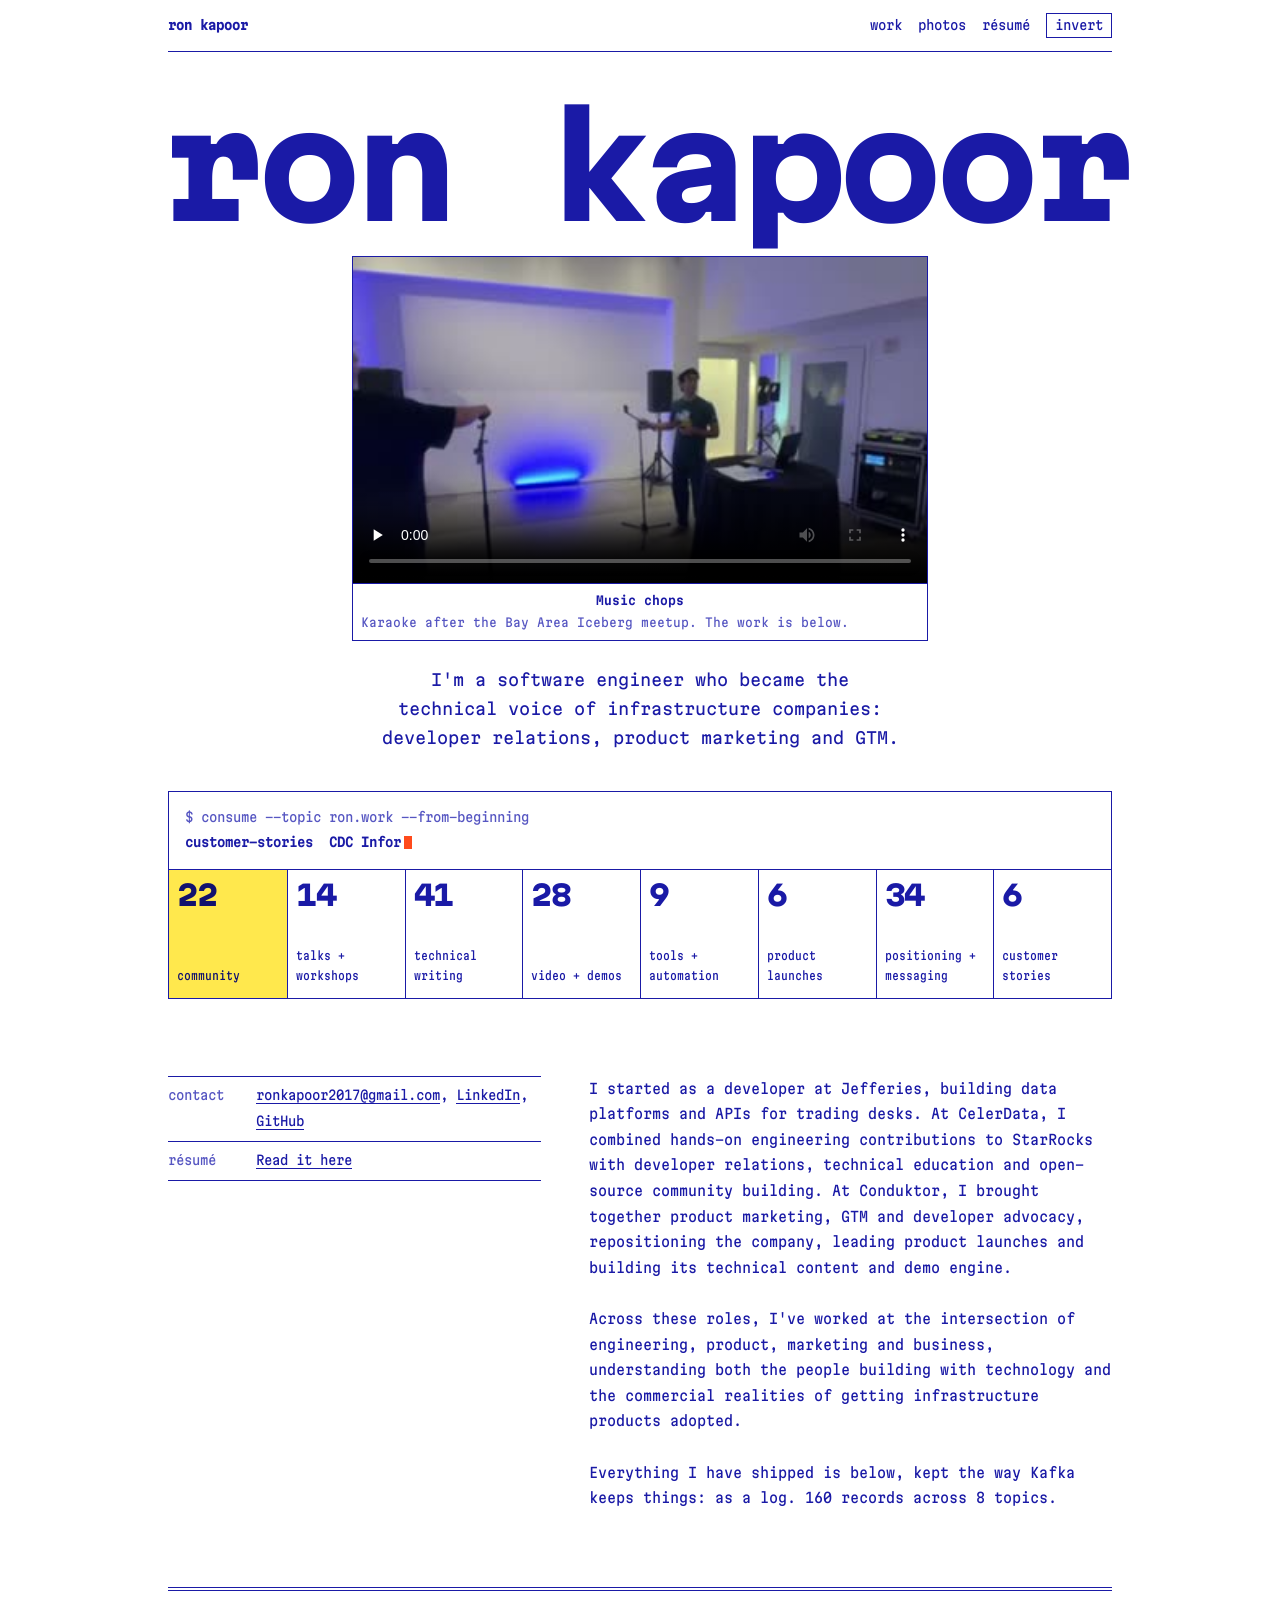
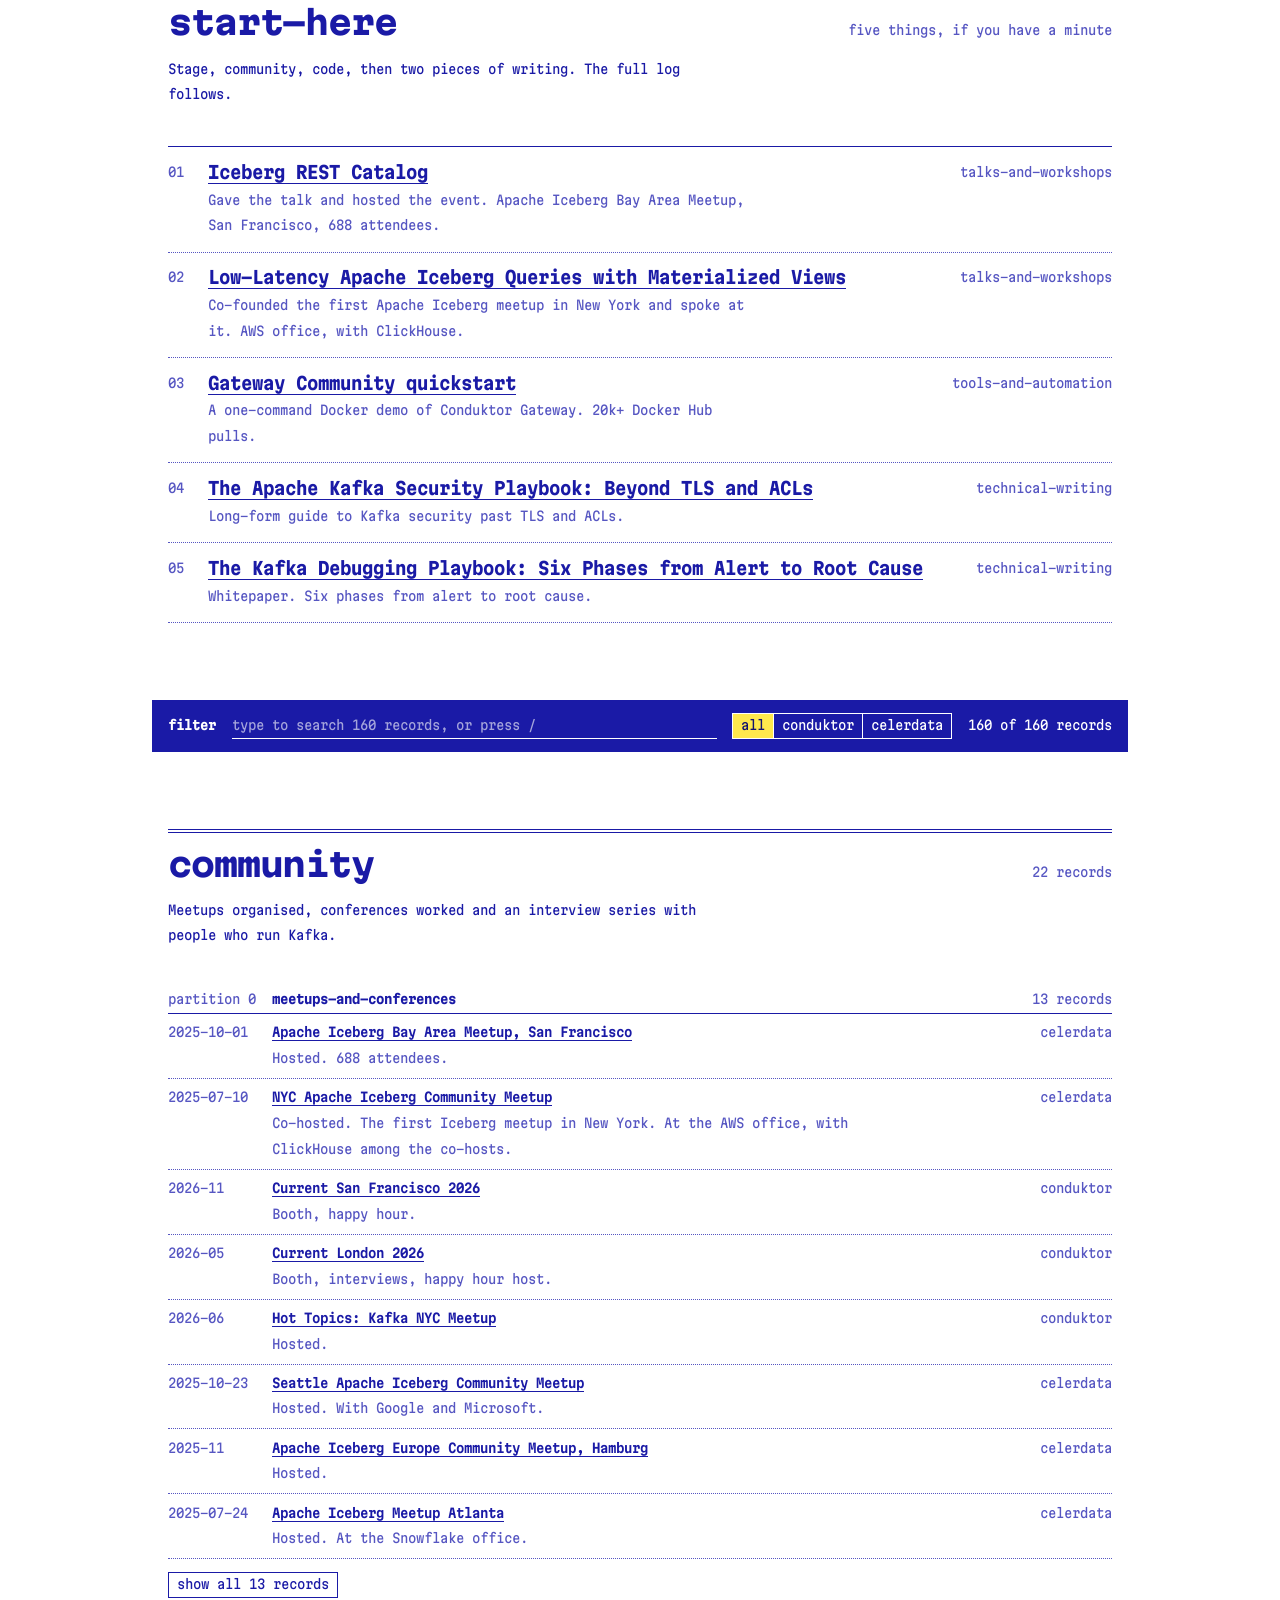
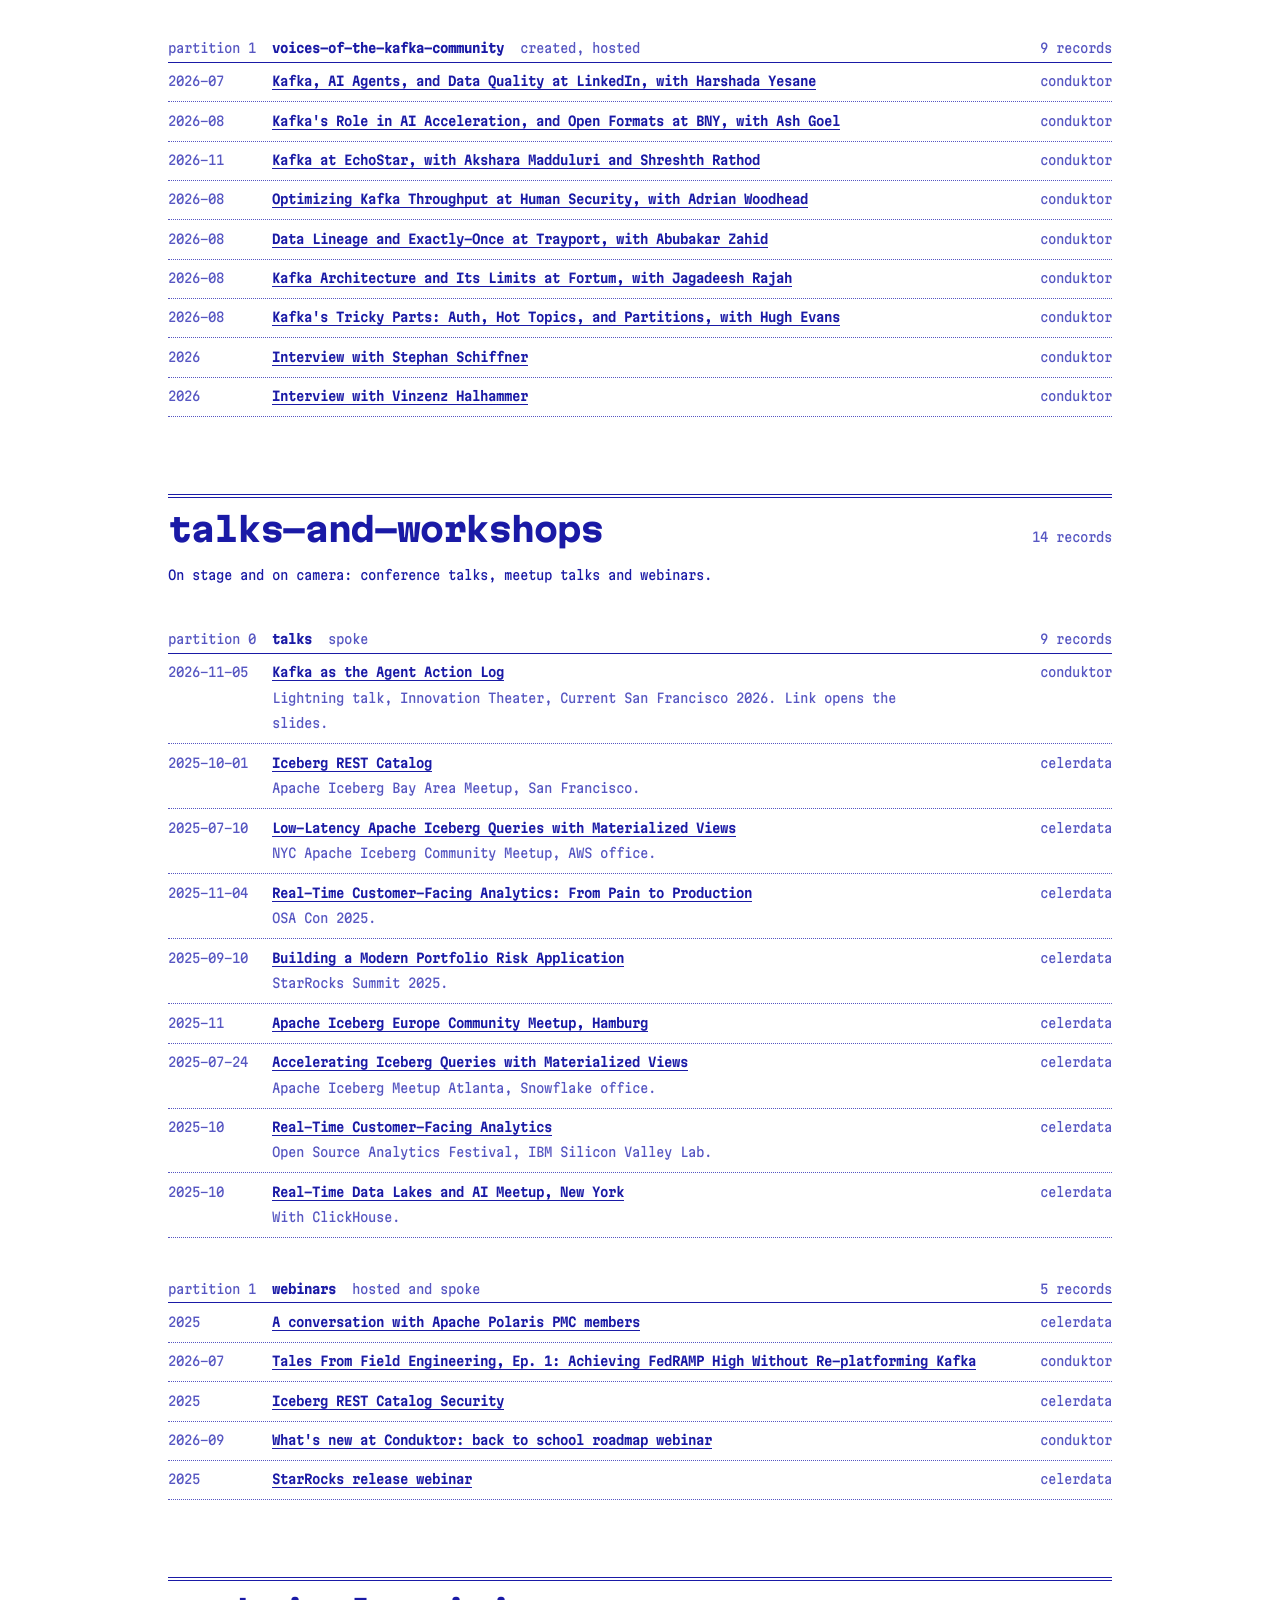
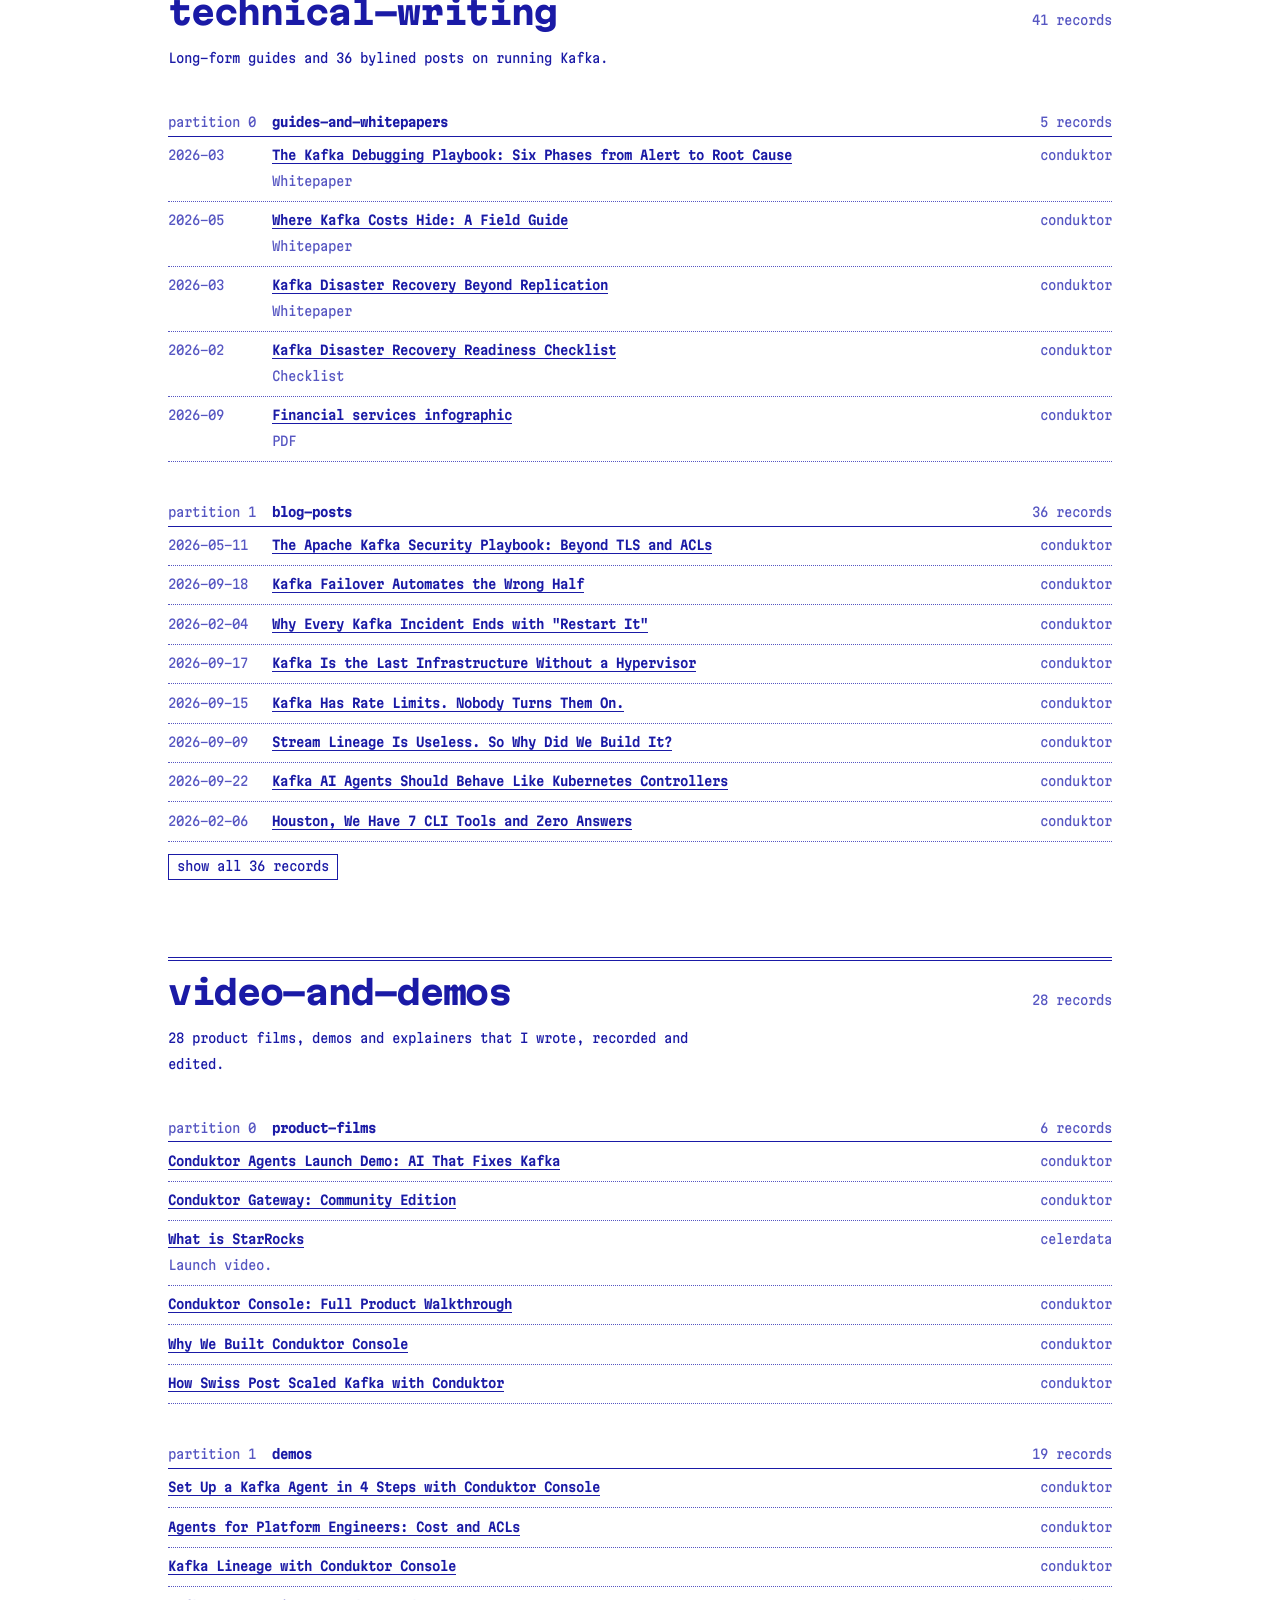
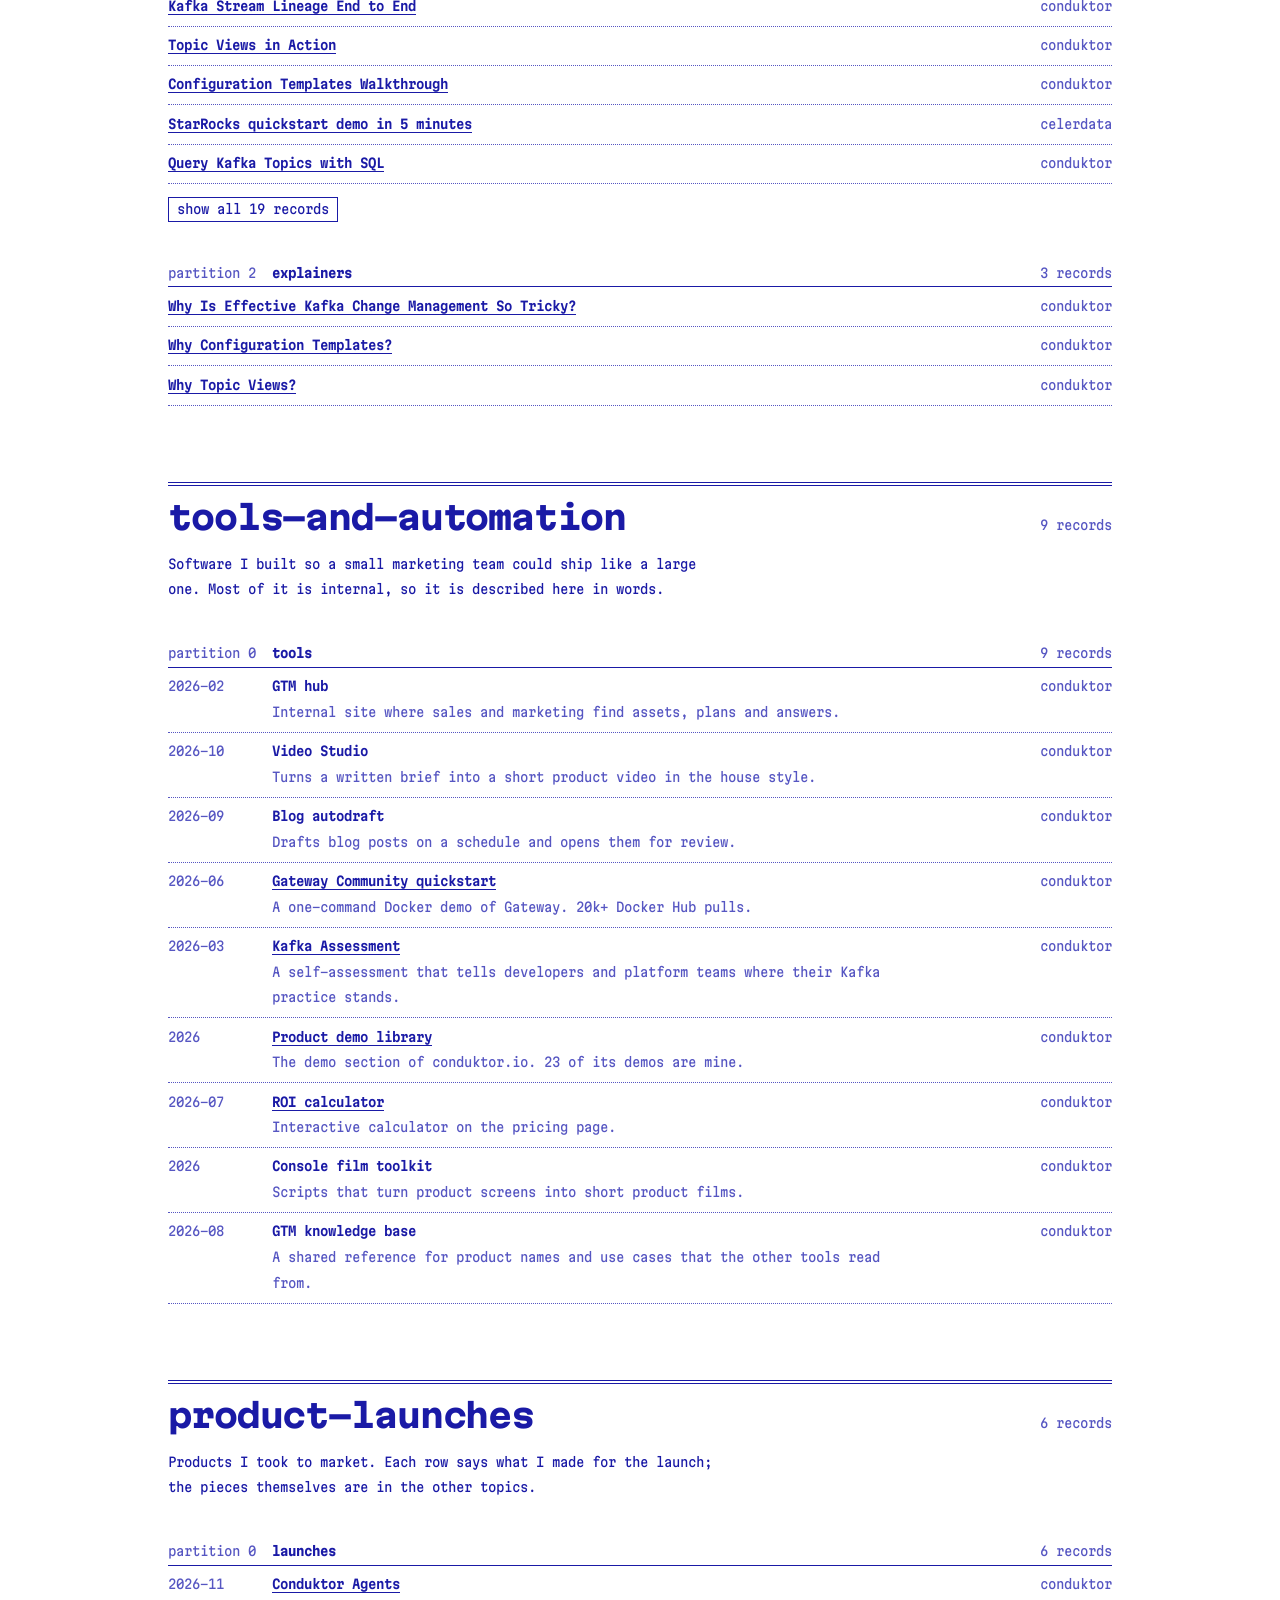
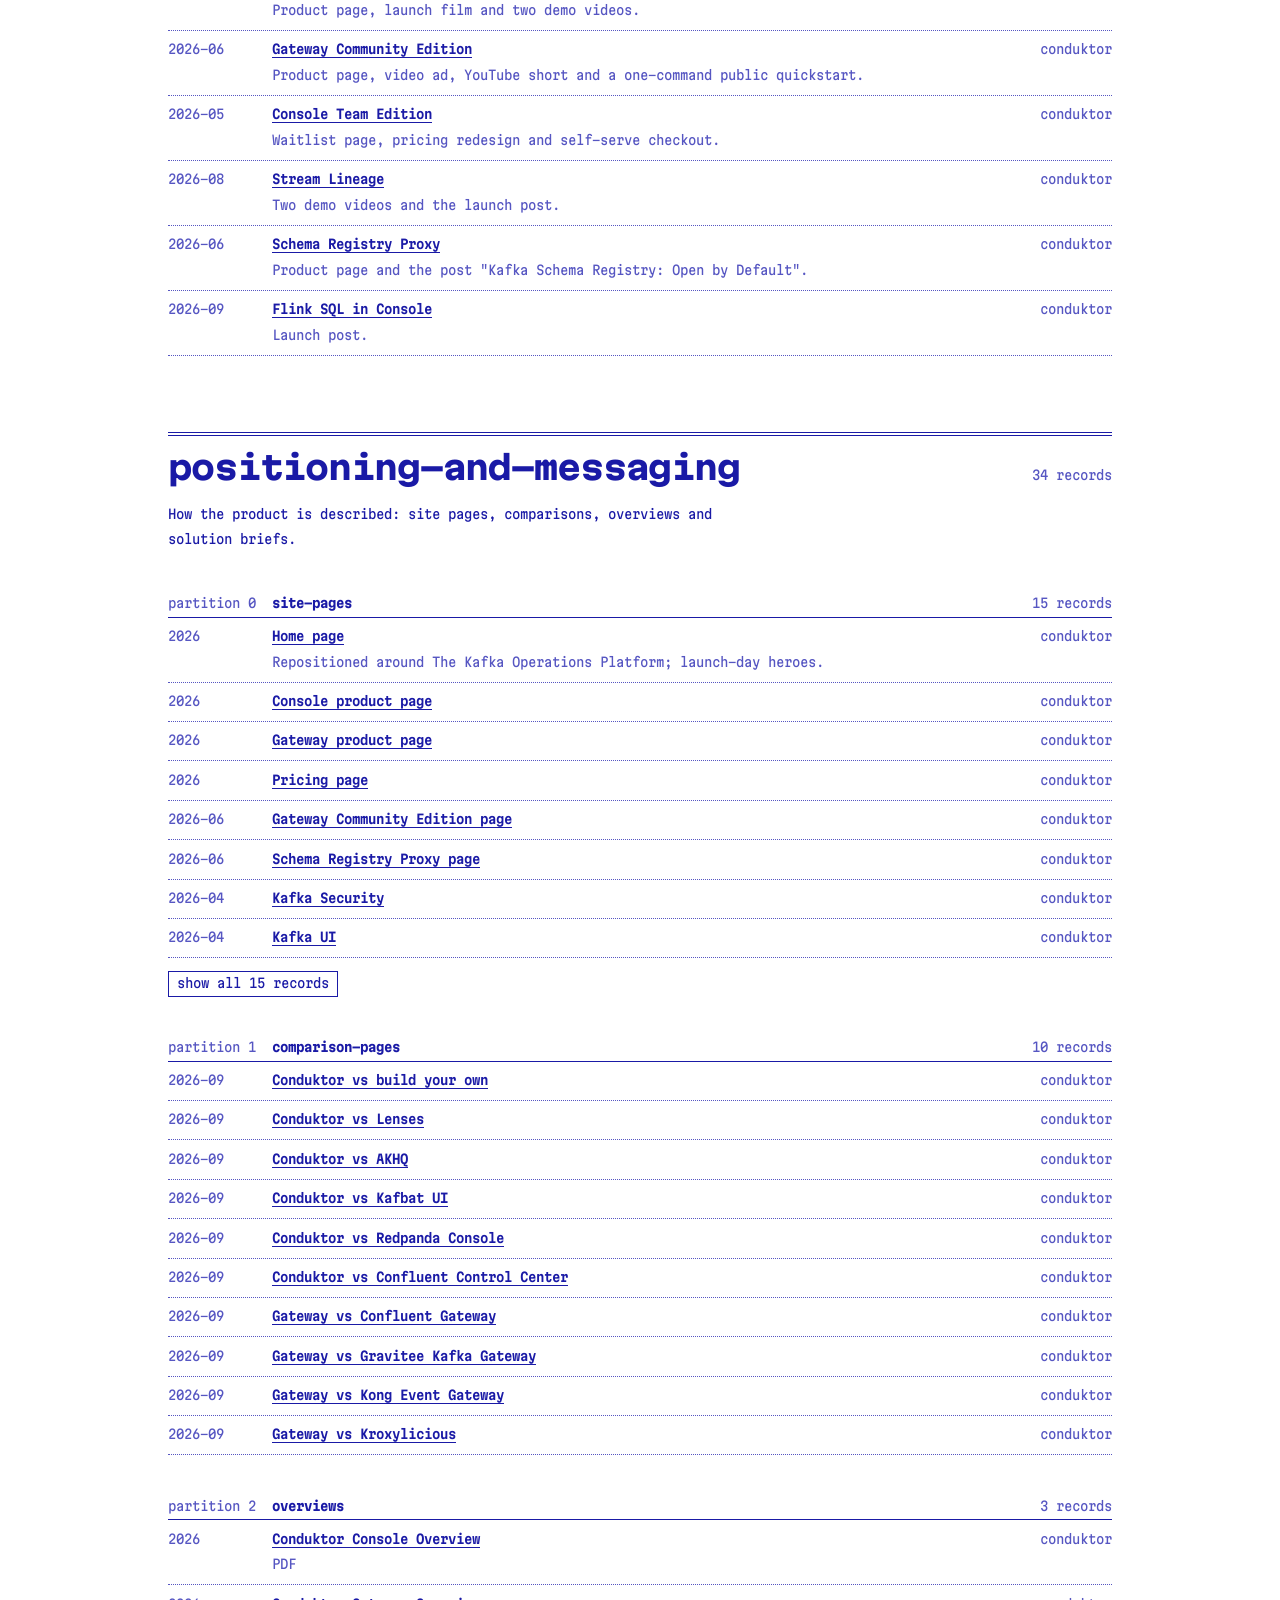
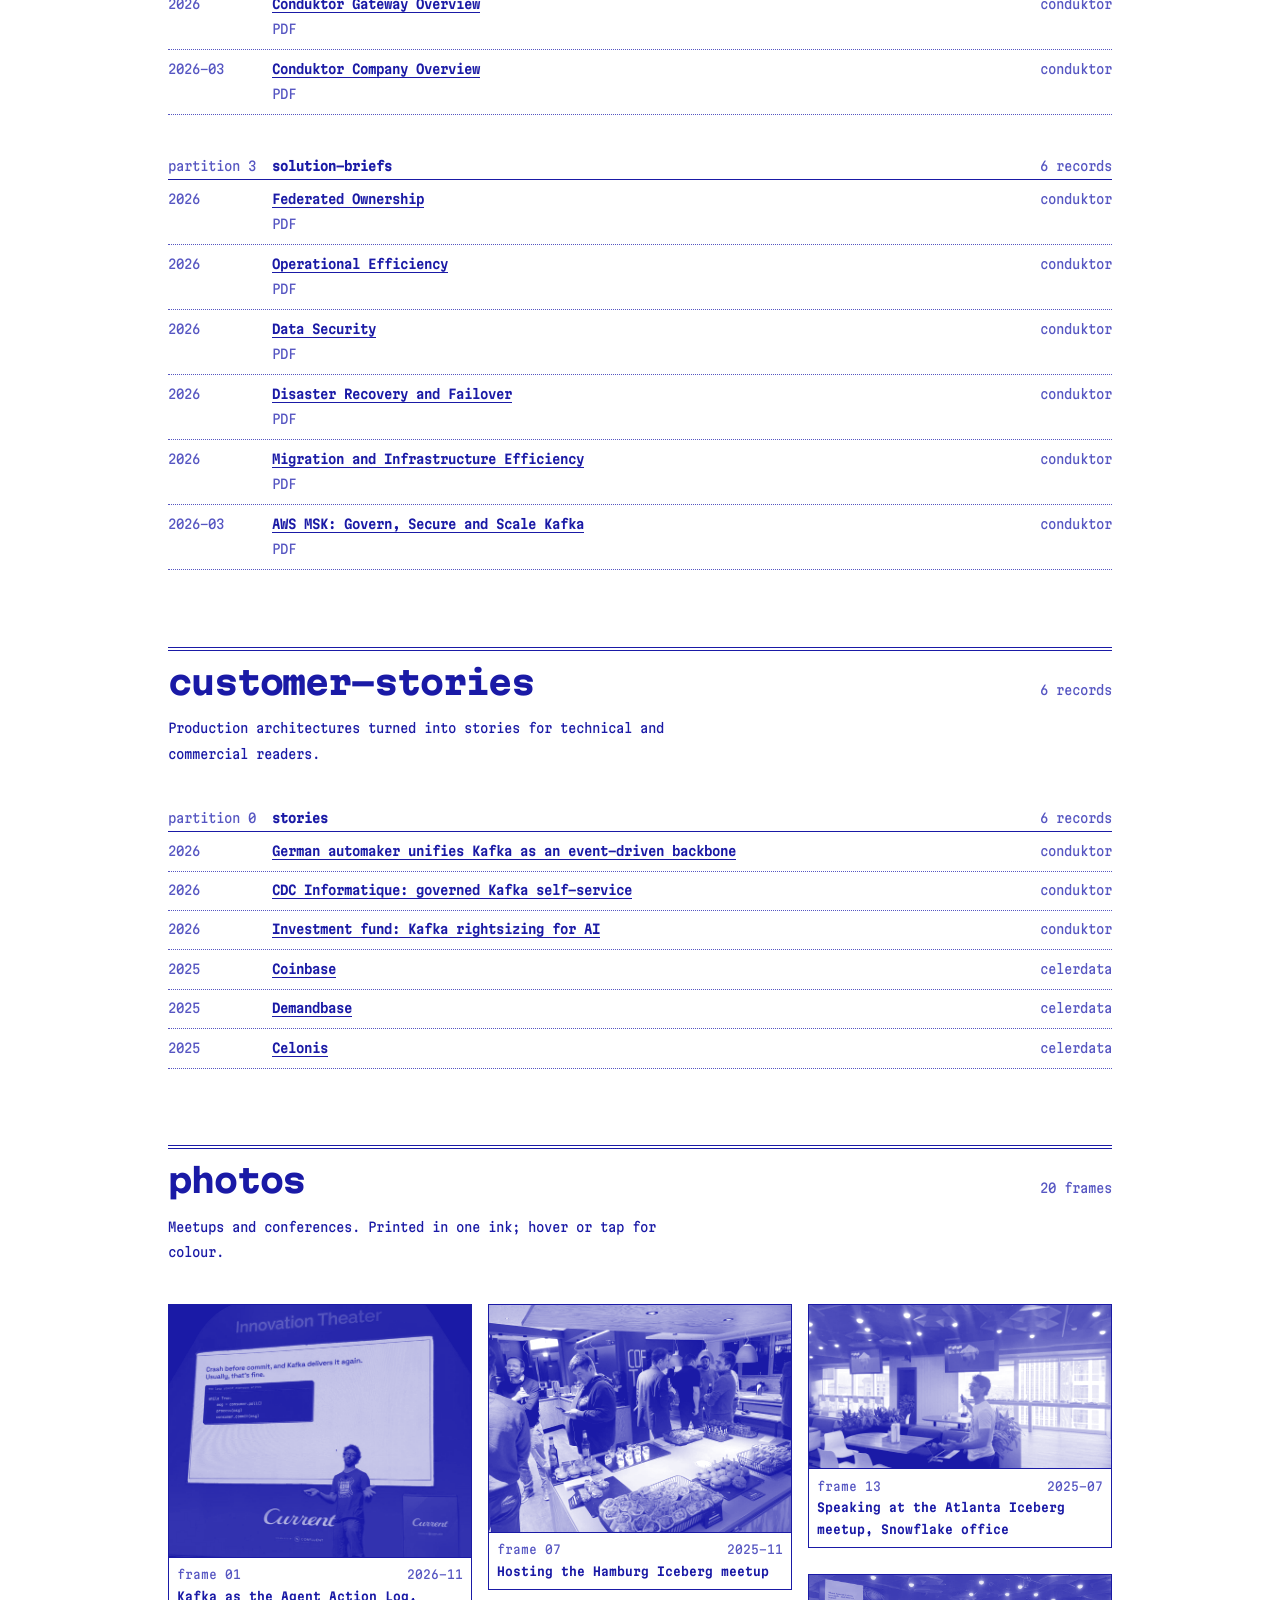
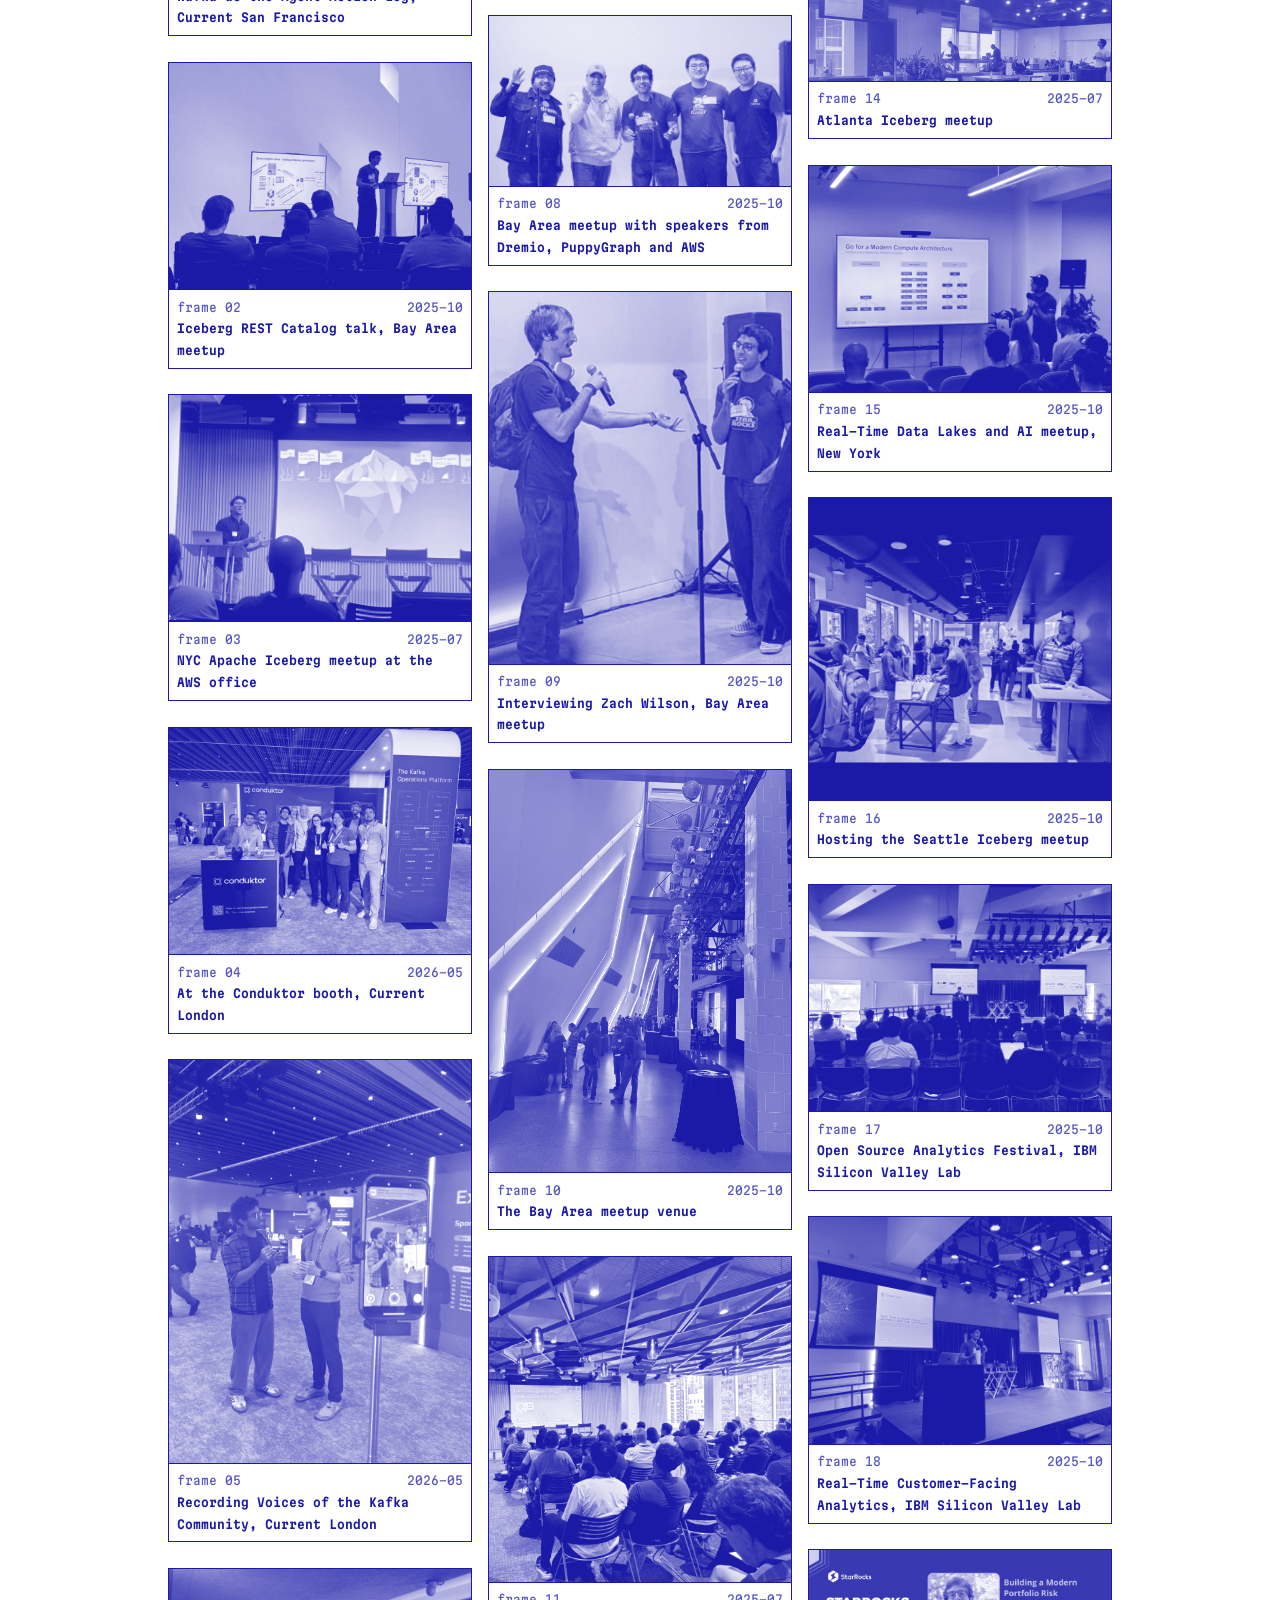
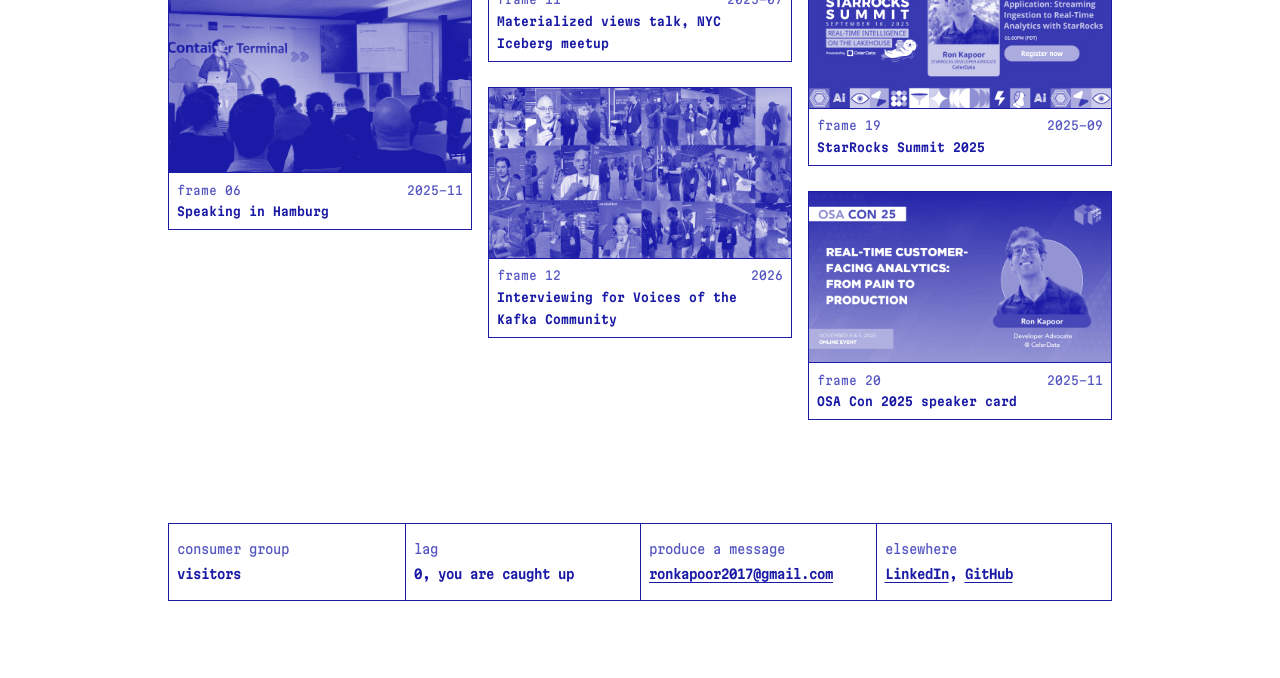
<file: index.html>
<!doctype html>
<html lang="en">
<head>
<meta charset="utf-8">
<meta name="viewport" content="width=device-width, initial-scale=1">
<title>Ron Kapoor: product marketing, developer relations, GTM engineering</title>
<meta name="description" content="Everything Ron Kapoor has shipped at Conduktor and CelerData: 160 records across community, talks, writing, video, tools, launches and positioning.">
<meta name="robots" content="noai, noimageai">
<meta property="og:title" content="Ron Kapoor: product marketing, developer relations, GTM engineering">
<meta property="og:description" content="Everything Ron Kapoor has shipped at Conduktor and CelerData: 160 records across community, talks, writing, video, tools, launches and positioning.">
<script>try{var t=localStorage.getItem('theme');if(t)document.documentElement.dataset.theme=t}catch(e){}document.documentElement.classList.add('js')</script>
<link rel="preconnect" href="https://fonts.googleapis.com">
<link rel="preconnect" href="https://fonts.gstatic.com" crossorigin>
<link href="https://fonts.googleapis.com/css2?family=Martian+Mono:wdth,wght@75..112.5,300..800&display=swap" rel="stylesheet">
<link rel="stylesheet" href="style.css">
</head>
<body>
<a class="skip" href="#main">Skip to content</a>
<header class="top">
  <a class="top-name" href="index.html">ron kapoor</a>
  <nav aria-label="Site">
    <a href="index.html#log">work</a>
    <a href="index.html#photos">photos</a>
    <a href="resume.html">résumé</a>
    <button type="button" class="theme" data-theme-toggle aria-label="Switch between light and dark">invert</button>
  </nav>
</header>
<main id="main">

<section class="hero">
  <h1 class="name">Ron Kapoor</h1>
  <figure class="frame chops">
    <video controls preload="none" poster="img/karaoke.jpg"><source src="img/karaoke.mp4" type="video/mp4"></video>
    <figcaption><span class="frame-cap">Music chops</span><span class="frame-no">Karaoke after the Bay Area Iceberg meetup. The work is below.</span></figcaption>
  </figure>
  <p class="lede">I'm a software engineer who became the technical voice of infrastructure companies: developer relations, product marketing and GTM.</p>
  <div class="tail" aria-hidden="true">
    <p class="tail-cmd">$ consume --topic ron.work --from-beginning</p>
    <p class="tail-out"><span data-tail>community  Apache Iceberg Bay Area Meetup, San Francisco</span><span class="cursor"></span></p>
  </div>
  <nav class="strip" aria-label="Topics">
<a class="cell" href="#community"><span class="cell-n">22</span><span class="cell-name">community</span></a>
<a class="cell" href="#talks-and-workshops"><span class="cell-n">14</span><span class="cell-name">talks + workshops</span></a>
<a class="cell" href="#technical-writing"><span class="cell-n">41</span><span class="cell-name">technical writing</span></a>
<a class="cell" href="#video-and-demos"><span class="cell-n">28</span><span class="cell-name">video + demos</span></a>
<a class="cell" href="#tools-and-automation"><span class="cell-n">9</span><span class="cell-name">tools + automation</span></a>
<a class="cell" href="#product-launches"><span class="cell-n">6</span><span class="cell-name">product launches</span></a>
<a class="cell" href="#positioning-and-messaging"><span class="cell-n">34</span><span class="cell-name">positioning + messaging</span></a>
<a class="cell" href="#customer-stories"><span class="cell-n">6</span><span class="cell-name">customer stories</span></a>
  </nav>
</section>

<section class="about">
  <dl class="meta">
    <div><dt>contact</dt><dd><a href="mailto:ronkapoor2017@gmail.com">ronkapoor2017@gmail.com</a>, <a href="https://www.linkedin.com/in/ron-kapoor" target="_blank" rel="noopener">LinkedIn</a>, <a href="https://github.com/ronkapoor86" target="_blank" rel="noopener">GitHub</a></dd></div>
    <div><dt>résumé</dt><dd><a href="resume.html">Read it here</a></dd></div>
  </dl>
  <div class="prose">
    <p>I started as a developer at Jefferies, building data platforms and APIs for trading desks. At CelerData, I combined hands-on engineering contributions to StarRocks with developer relations, technical education and open-source community building. At Conduktor, I brought together product marketing, GTM and developer advocacy, repositioning the company, leading product launches and building its technical content and demo engine.</p>
    <p>Across these roles, I've worked at the intersection of engineering, product, marketing and business, understanding both the people building with technology and the commercial realities of getting infrastructure products adopted.</p>
    <p>Everything I have shipped is below, kept the way Kafka keeps things: as a log. 160 records across 8 topics.</p>
  </div>
</section>

<section class="start" id="start-here">
  <header class="topic-head">
    <h2>start-here</h2>
    <p class="topic-n">five things, if you have a minute</p>
  </header>
  <p class="topic-blurb">Stage, community, code, then two pieces of writing. The full log follows.</p>
  <ol class="picks">
<li class="pick"><span class="pick-n">01</span><span class="pick-main"><a href="https://www.youtube.com/watch?v=OK7KHN5Mv7o" target="_blank" rel="noopener">Iceberg REST Catalog</a><span class="pick-note">Gave the talk and hosted the event. Apache Iceberg Bay Area Meetup, San Francisco, 688 attendees.</span></span><a class="pick-topic" href="#talks-and-workshops">talks-and-workshops</a></li>
<li class="pick"><span class="pick-n">02</span><span class="pick-main"><a href="https://www.youtube.com/watch?v=qD1jginZf1E" target="_blank" rel="noopener">Low-Latency Apache Iceberg Queries with Materialized Views</a><span class="pick-note">Co-founded the first Apache Iceberg meetup in New York and spoke at it. AWS office, with ClickHouse.</span></span><a class="pick-topic" href="#talks-and-workshops">talks-and-workshops</a></li>
<li class="pick"><span class="pick-n">03</span><span class="pick-main"><a href="https://github.com/conduktor/gateway-community-quickstart" target="_blank" rel="noopener">Gateway Community quickstart</a><span class="pick-note">A one-command Docker demo of Conduktor Gateway. 20k+ Docker Hub pulls.</span></span><a class="pick-topic" href="#tools-and-automation">tools-and-automation</a></li>
<li class="pick"><span class="pick-n">04</span><span class="pick-main"><a href="https://www.conduktor.io/blog/apache-kafka-security-playbook" target="_blank" rel="noopener">The Apache Kafka Security Playbook: Beyond TLS and ACLs</a><span class="pick-note">Long-form guide to Kafka security past TLS and ACLs.</span></span><a class="pick-topic" href="#technical-writing">technical-writing</a></li>
<li class="pick"><span class="pick-n">05</span><span class="pick-main"><a href="https://www.conduktor.io/resources/ebooks/the-kafka-debugging-playbook" target="_blank" rel="noopener">The Kafka Debugging Playbook: Six Phases from Alert to Root Cause</a><span class="pick-note">Whitepaper. Six phases from alert to root cause.</span></span><a class="pick-topic" href="#technical-writing">technical-writing</a></li>
  </ol>
</section>

<section class="log" id="log">
  <div class="filter" data-filter-bar>
    <label for="q">filter</label>
    <input id="q" type="search" placeholder="type to search 160 records, or press /" autocomplete="off" spellcheck="false" data-q>
    <div class="who" role="group" aria-label="Company">
      <button type="button" data-co-btn="all" aria-pressed="true">all</button>
      <button type="button" data-co-btn="conduktor" aria-pressed="false">conduktor</button>
      <button type="button" data-co-btn="celerdata" aria-pressed="false">celerdata</button>
    </div>
    <p class="count" aria-live="polite"><span data-count>160</span> of 160 records</p>
  </div>
  <p class="empty" data-empty hidden>No records match. Clear the filter to see all 160.</p>
<section class="topic" id="community" data-topic>
  <header class="topic-head">
    <h2>community</h2>
    <p class="topic-n"><span data-topic-count>22</span> records</p>
  </header>
  <p class="topic-blurb">Meetups organised, conferences worked and an interview series with people who run Kafka.</p>
<section class="part" data-part>
  <h3 class="part-head"><span class="part-id">partition 0</span><span class="part-name">meetups-and-conferences</span><span class="part-n" data-part-count>13 records</span></h3>
  <ul class="recs">
<li class="rec" data-co="celerdata">
  <time class="rec-date">2025-10-01</time>
  <span class="rec-main"><a href="https://luma.com/hbt7ahud" target="_blank" rel="noopener">Apache Iceberg Bay Area Meetup, San Francisco</a><span class="rec-note">Hosted. 688 attendees.</span></span>
  <span class="rec-co">celerdata</span>
</li>
<li class="rec" data-co="celerdata">
  <time class="rec-date">2025-07-10</time>
  <span class="rec-main"><a href="https://luma.com/95a5qys1" target="_blank" rel="noopener">NYC Apache Iceberg Community Meetup</a><span class="rec-note">Co-hosted. The first Iceberg meetup in New York. At the AWS office, with ClickHouse among the co-hosts.</span></span>
  <span class="rec-co">celerdata</span>
</li>
<li class="rec" data-co="conduktor">
  <time class="rec-date">2026-11</time>
  <span class="rec-main"><a href="https://www.conduktor.io/current-san-francisco" target="_blank" rel="noopener">Current San Francisco 2026</a><span class="rec-note">Booth, happy hour.</span></span>
  <span class="rec-co">conduktor</span>
</li>
<li class="rec" data-co="conduktor">
  <time class="rec-date">2026-05</time>
  <span class="rec-main"><a href="https://luma.com/lfn5s1fn" target="_blank" rel="noopener">Current London 2026</a><span class="rec-note">Booth, interviews, happy hour host.</span></span>
  <span class="rec-co">conduktor</span>
</li>
<li class="rec" data-co="conduktor">
  <time class="rec-date">2026-06</time>
  <span class="rec-main"><a href="https://luma.com/endxppwz" target="_blank" rel="noopener">Hot Topics: Kafka NYC Meetup</a><span class="rec-note">Hosted.</span></span>
  <span class="rec-co">conduktor</span>
</li>
<li class="rec" data-co="celerdata">
  <time class="rec-date">2025-10-23</time>
  <span class="rec-main"><a href="https://luma.com/byyyrlua" target="_blank" rel="noopener">Seattle Apache Iceberg Community Meetup</a><span class="rec-note">Hosted. With Google and Microsoft.</span></span>
  <span class="rec-co">celerdata</span>
</li>
<li class="rec" data-co="celerdata">
  <time class="rec-date">2025-11</time>
  <span class="rec-main"><a href="https://luma.com/kdsh1zhc" target="_blank" rel="noopener">Apache Iceberg Europe Community Meetup, Hamburg</a><span class="rec-note">Hosted.</span></span>
  <span class="rec-co">celerdata</span>
</li>
<li class="rec" data-co="celerdata">
  <time class="rec-date">2025-07-24</time>
  <span class="rec-main"><a href="https://luma.com/vdbjh2fc" target="_blank" rel="noopener">Apache Iceberg Meetup Atlanta</a><span class="rec-note">Hosted. At the Snowflake office.</span></span>
  <span class="rec-co">celerdata</span>
</li>
<li class="rec" data-more data-co="conduktor">
  <time class="rec-date">2026</time>
  <span class="rec-main"><a href="https://www.conduktor.io/aws-summit-nyc" target="_blank" rel="noopener">AWS Summit New York</a><span class="rec-note">Company presence.</span></span>
  <span class="rec-co">conduktor</span>
</li>
<li class="rec" data-more data-co="celerdata">
  <time class="rec-date">2025-11-19</time>
  <span class="rec-main"><a href="https://luma.com/4vj17iue" target="_blank" rel="noopener">Apache Iceberg Meetup North Carolina, Raleigh</a><span class="rec-note">Hosted.</span></span>
  <span class="rec-co">celerdata</span>
</li>
<li class="rec" data-more data-co="celerdata">
  <time class="rec-date">2025-09-10</time>
  <span class="rec-main"><a href="https://www.youtube.com/watch?v=gK33qrF-O5I" target="_blank" rel="noopener">StarRocks Summit 2025</a><span class="rec-note">Hosted. Company-wide digital summit.</span></span>
  <span class="rec-co">celerdata</span>
</li>
<li class="rec" data-more data-co="celerdata">
  <time class="rec-date">2025-10</time>
  <span class="rec-main"><a href="https://luma.com/wbn6l47u" target="_blank" rel="noopener">Real-Time Data Lakes and AI Meetup, New York</a><span class="rec-note">Hosted. With ClickHouse.</span></span>
  <span class="rec-co">celerdata</span>
</li>
<li class="rec" data-more data-co="celerdata">
  <time class="rec-date">2025-10</time>
  <span class="rec-main"><a href="https://luma.com/wnsi90or" target="_blank" rel="noopener">Open Source Analytics Festival, IBM Silicon Valley Lab</a><span class="rec-note">Hosted.</span></span>
  <span class="rec-co">celerdata</span>
</li>
  </ul>
  <button type="button" class="more" data-expand aria-expanded="false">show all 13 records</button>
</section>
<section class="part" data-part>
  <h3 class="part-head"><span class="part-id">partition 1</span><span class="part-name">voices-of-the-kafka-community</span><span class="part-role">created, hosted</span><span class="part-n" data-part-count>9 records</span></h3>
  <ul class="recs">
<li class="rec" data-co="conduktor">
  <time class="rec-date">2026-07</time>
  <span class="rec-main"><a href="https://www.youtube.com/watch?v=IqJ_VKquXDc" target="_blank" rel="noopener">Kafka, AI Agents, and Data Quality at LinkedIn, with Harshada Yesane</a></span>
  <span class="rec-co">conduktor</span>
</li>
<li class="rec" data-co="conduktor">
  <time class="rec-date">2026-08</time>
  <span class="rec-main"><a href="https://www.youtube.com/watch?v=BCYk91aszaE" target="_blank" rel="noopener">Kafka's Role in AI Acceleration, and Open Formats at BNY, with Ash Goel</a></span>
  <span class="rec-co">conduktor</span>
</li>
<li class="rec" data-co="conduktor">
  <time class="rec-date">2026-11</time>
  <span class="rec-main"><a href="https://www.youtube.com/watch?v=s82kvdSLBhM" target="_blank" rel="noopener">Kafka at EchoStar, with Akshara Madduluri and Shreshth Rathod</a></span>
  <span class="rec-co">conduktor</span>
</li>
<li class="rec" data-co="conduktor">
  <time class="rec-date">2026-08</time>
  <span class="rec-main"><a href="https://www.youtube.com/watch?v=HGHVShNh5cs" target="_blank" rel="noopener">Optimizing Kafka Throughput at Human Security, with Adrian Woodhead</a></span>
  <span class="rec-co">conduktor</span>
</li>
<li class="rec" data-co="conduktor">
  <time class="rec-date">2026-08</time>
  <span class="rec-main"><a href="https://www.youtube.com/watch?v=2aoO9Q1nKmM" target="_blank" rel="noopener">Data Lineage and Exactly-Once at Trayport, with Abubakar Zahid</a></span>
  <span class="rec-co">conduktor</span>
</li>
<li class="rec" data-co="conduktor">
  <time class="rec-date">2026-08</time>
  <span class="rec-main"><a href="https://www.youtube.com/watch?v=KWUZJyvr_0Y" target="_blank" rel="noopener">Kafka Architecture and Its Limits at Fortum, with Jagadeesh Rajah</a></span>
  <span class="rec-co">conduktor</span>
</li>
<li class="rec" data-co="conduktor">
  <time class="rec-date">2026-08</time>
  <span class="rec-main"><a href="https://www.youtube.com/watch?v=yTa3s4hGWro" target="_blank" rel="noopener">Kafka's Tricky Parts: Auth, Hot Topics, and Partitions, with Hugh Evans</a></span>
  <span class="rec-co">conduktor</span>
</li>
<li class="rec" data-co="conduktor">
  <time class="rec-date">2026</time>
  <span class="rec-main"><a href="https://www.youtube.com/watch?v=jkh3X5VoLvc" target="_blank" rel="noopener">Interview with Stephan Schiffner</a></span>
  <span class="rec-co">conduktor</span>
</li>
<li class="rec" data-co="conduktor">
  <time class="rec-date">2026</time>
  <span class="rec-main"><a href="https://www.youtube.com/watch?v=sGvqFN7hoWw" target="_blank" rel="noopener">Interview with Vinzenz Halhammer</a></span>
  <span class="rec-co">conduktor</span>
</li>
  </ul>
  
</section>
</section>
<section class="topic" id="talks-and-workshops" data-topic>
  <header class="topic-head">
    <h2>talks-and-workshops</h2>
    <p class="topic-n"><span data-topic-count>14</span> records</p>
  </header>
  <p class="topic-blurb">On stage and on camera: conference talks, meetup talks and webinars.</p>
<section class="part" data-part>
  <h3 class="part-head"><span class="part-id">partition 0</span><span class="part-name">talks</span><span class="part-role">spoke</span><span class="part-n" data-part-count>9 records</span></h3>
  <ul class="recs">
<li class="rec" data-co="conduktor">
  <time class="rec-date">2026-11-05</time>
  <span class="rec-main"><a href="files/kafka-as-the-agent-action-log.pdf">Kafka as the Agent Action Log</a><span class="rec-note">Lightning talk, Innovation Theater, Current San Francisco 2026. Link opens the slides.</span></span>
  <span class="rec-co">conduktor</span>
</li>
<li class="rec" data-co="celerdata">
  <time class="rec-date">2025-10-01</time>
  <span class="rec-main"><a href="https://www.youtube.com/watch?v=OK7KHN5Mv7o" target="_blank" rel="noopener">Iceberg REST Catalog</a><span class="rec-note">Apache Iceberg Bay Area Meetup, San Francisco.</span></span>
  <span class="rec-co">celerdata</span>
</li>
<li class="rec" data-co="celerdata">
  <time class="rec-date">2025-07-10</time>
  <span class="rec-main"><a href="https://www.youtube.com/watch?v=qD1jginZf1E" target="_blank" rel="noopener">Low-Latency Apache Iceberg Queries with Materialized Views</a><span class="rec-note">NYC Apache Iceberg Community Meetup, AWS office.</span></span>
  <span class="rec-co">celerdata</span>
</li>
<li class="rec" data-co="celerdata">
  <time class="rec-date">2025-11-04</time>
  <span class="rec-main"><a href="https://www.youtube.com/watch?v=wkzPOtCMtYY" target="_blank" rel="noopener">Real-Time Customer-Facing Analytics: From Pain to Production</a><span class="rec-note">OSA Con 2025.</span></span>
  <span class="rec-co">celerdata</span>
</li>
<li class="rec" data-co="celerdata">
  <time class="rec-date">2025-09-10</time>
  <span class="rec-main"><a href="https://www.youtube.com/watch?v=gK33qrF-O5I" target="_blank" rel="noopener">Building a Modern Portfolio Risk Application</a><span class="rec-note">StarRocks Summit 2025.</span></span>
  <span class="rec-co">celerdata</span>
</li>
<li class="rec" data-co="celerdata">
  <time class="rec-date">2025-11</time>
  <span class="rec-main"><a href="https://www.youtube.com/live/zMucTXm7YPs?t=6759" target="_blank" rel="noopener">Apache Iceberg Europe Community Meetup, Hamburg</a></span>
  <span class="rec-co">celerdata</span>
</li>
<li class="rec" data-co="celerdata">
  <time class="rec-date">2025-07-24</time>
  <span class="rec-main"><a href="https://luma.com/vdbjh2fc" target="_blank" rel="noopener">Accelerating Iceberg Queries with Materialized Views</a><span class="rec-note">Apache Iceberg Meetup Atlanta, Snowflake office.</span></span>
  <span class="rec-co">celerdata</span>
</li>
<li class="rec" data-co="celerdata">
  <time class="rec-date">2025-10</time>
  <span class="rec-main"><a href="https://luma.com/wnsi90or" target="_blank" rel="noopener">Real-Time Customer-Facing Analytics</a><span class="rec-note">Open Source Analytics Festival, IBM Silicon Valley Lab.</span></span>
  <span class="rec-co">celerdata</span>
</li>
<li class="rec" data-co="celerdata">
  <time class="rec-date">2025-10</time>
  <span class="rec-main"><a href="https://luma.com/wbn6l47u" target="_blank" rel="noopener">Real-Time Data Lakes and AI Meetup, New York</a><span class="rec-note">With ClickHouse.</span></span>
  <span class="rec-co">celerdata</span>
</li>
  </ul>
  
</section>
<section class="part" data-part>
  <h3 class="part-head"><span class="part-id">partition 1</span><span class="part-name">webinars</span><span class="part-role">hosted and spoke</span><span class="part-n" data-part-count>5 records</span></h3>
  <ul class="recs">
<li class="rec" data-co="celerdata">
  <time class="rec-date">2025</time>
  <span class="rec-main"><a href="https://www.youtube.com/watch?v=YqCbgldrflY" target="_blank" rel="noopener">A conversation with Apache Polaris PMC members</a></span>
  <span class="rec-co">celerdata</span>
</li>
<li class="rec" data-co="conduktor">
  <time class="rec-date">2026-07</time>
  <span class="rec-main"><a href="https://www.youtube.com/watch?v=JUsQAD97tt8" target="_blank" rel="noopener">Tales From Field Engineering, Ep. 1: Achieving FedRAMP High Without Re-platforming Kafka</a></span>
  <span class="rec-co">conduktor</span>
</li>
<li class="rec" data-co="celerdata">
  <time class="rec-date">2025</time>
  <span class="rec-main"><a href="https://www.youtube.com/watch?v=TKOp_AGRiWc" target="_blank" rel="noopener">Iceberg REST Catalog Security</a></span>
  <span class="rec-co">celerdata</span>
</li>
<li class="rec" data-co="conduktor">
  <time class="rec-date">2026-09</time>
  <span class="rec-main"><a href="https://www.youtube.com/watch?v=DUt82TjsIlI" target="_blank" rel="noopener">What's new at Conduktor: back to school roadmap webinar</a></span>
  <span class="rec-co">conduktor</span>
</li>
<li class="rec" data-co="celerdata">
  <time class="rec-date">2025</time>
  <span class="rec-main"><a href="https://www.youtube.com/watch?v=3U1Y8CpJk50" target="_blank" rel="noopener">StarRocks release webinar</a></span>
  <span class="rec-co">celerdata</span>
</li>
  </ul>
  
</section>
</section>
<section class="topic" id="technical-writing" data-topic>
  <header class="topic-head">
    <h2>technical-writing</h2>
    <p class="topic-n"><span data-topic-count>41</span> records</p>
  </header>
  <p class="topic-blurb">Long-form guides and 36 bylined posts on running Kafka.</p>
<section class="part" data-part>
  <h3 class="part-head"><span class="part-id">partition 0</span><span class="part-name">guides-and-whitepapers</span><span class="part-n" data-part-count>5 records</span></h3>
  <ul class="recs">
<li class="rec" data-co="conduktor">
  <time class="rec-date">2026-03</time>
  <span class="rec-main"><a href="https://www.conduktor.io/resources/ebooks/the-kafka-debugging-playbook" target="_blank" rel="noopener">The Kafka Debugging Playbook: Six Phases from Alert to Root Cause</a><span class="rec-note">Whitepaper</span></span>
  <span class="rec-co">conduktor</span>
</li>
<li class="rec" data-co="conduktor">
  <time class="rec-date">2026-05</time>
  <span class="rec-main"><a href="https://www.conduktor.io/resources/ebooks/where-kafka-costs-hide-a-field-guide" target="_blank" rel="noopener">Where Kafka Costs Hide: A Field Guide</a><span class="rec-note">Whitepaper</span></span>
  <span class="rec-co">conduktor</span>
</li>
<li class="rec" data-co="conduktor">
  <time class="rec-date">2026-03</time>
  <span class="rec-main"><a href="https://www.conduktor.io/resources/ebooks/kafka-disaster-recovery-beyond-replication" target="_blank" rel="noopener">Kafka Disaster Recovery Beyond Replication</a><span class="rec-note">Whitepaper</span></span>
  <span class="rec-co">conduktor</span>
</li>
<li class="rec" data-co="conduktor">
  <time class="rec-date">2026-02</time>
  <span class="rec-main"><a href="https://www.conduktor.io/resources/ebooks/kafka-disaster-recovery-readiness-checklist" target="_blank" rel="noopener">Kafka Disaster Recovery Readiness Checklist</a><span class="rec-note">Checklist</span></span>
  <span class="rec-co">conduktor</span>
</li>
<li class="rec" data-co="conduktor">
  <time class="rec-date">2026-09</time>
  <span class="rec-main"><a href="https://www.conduktor.io/assets/pdfs/financial-services-infographic.pdf" target="_blank" rel="noopener">Financial services infographic</a><span class="rec-note">PDF</span></span>
  <span class="rec-co">conduktor</span>
</li>
  </ul>
  
</section>
<section class="part" data-part>
  <h3 class="part-head"><span class="part-id">partition 1</span><span class="part-name">blog-posts</span><span class="part-n" data-part-count>36 records</span></h3>
  <ul class="recs">
<li class="rec" data-co="conduktor">
  <time class="rec-date">2026-05-11</time>
  <span class="rec-main"><a href="https://www.conduktor.io/blog/apache-kafka-security-playbook" target="_blank" rel="noopener">The Apache Kafka Security Playbook: Beyond TLS and ACLs</a></span>
  <span class="rec-co">conduktor</span>
</li>
<li class="rec" data-co="conduktor">
  <time class="rec-date">2026-09-18</time>
  <span class="rec-main"><a href="https://www.conduktor.io/blog/kafka-failover-automates-the-wrong-half" target="_blank" rel="noopener">Kafka Failover Automates the Wrong Half</a></span>
  <span class="rec-co">conduktor</span>
</li>
<li class="rec" data-co="conduktor">
  <time class="rec-date">2026-02-04</time>
  <span class="rec-main"><a href="https://www.conduktor.io/blog/why-every-kafka-incident-ends-with-restart-it" target="_blank" rel="noopener">Why Every Kafka Incident Ends with &quot;Restart It&quot;</a></span>
  <span class="rec-co">conduktor</span>
</li>
<li class="rec" data-co="conduktor">
  <time class="rec-date">2026-09-17</time>
  <span class="rec-main"><a href="https://www.conduktor.io/blog/kafka-is-the-last-infrastructure-without-a-hypervisor" target="_blank" rel="noopener">Kafka Is the Last Infrastructure Without a Hypervisor</a></span>
  <span class="rec-co">conduktor</span>
</li>
<li class="rec" data-co="conduktor">
  <time class="rec-date">2026-09-15</time>
  <span class="rec-main"><a href="https://www.conduktor.io/blog/kafka-has-rate-limits-nobody-turns-them-on" target="_blank" rel="noopener">Kafka Has Rate Limits. Nobody Turns Them On.</a></span>
  <span class="rec-co">conduktor</span>
</li>
<li class="rec" data-co="conduktor">
  <time class="rec-date">2026-09-09</time>
  <span class="rec-main"><a href="https://www.conduktor.io/blog/stream-lineage-is-useless-so-why-did-we-build-it" target="_blank" rel="noopener">Stream Lineage Is Useless. So Why Did We Build It?</a></span>
  <span class="rec-co">conduktor</span>
</li>
<li class="rec" data-co="conduktor">
  <time class="rec-date">2026-09-22</time>
  <span class="rec-main"><a href="https://www.conduktor.io/blog/kafka-ai-agents-kubernetes-controllers" target="_blank" rel="noopener">Kafka AI Agents Should Behave Like Kubernetes Controllers</a></span>
  <span class="rec-co">conduktor</span>
</li>
<li class="rec" data-co="conduktor">
  <time class="rec-date">2026-02-06</time>
  <span class="rec-main"><a href="https://www.conduktor.io/blog/houston-we-have-7-cli-tools-and-zero-answers" target="_blank" rel="noopener">Houston, We Have 7 CLI Tools and Zero Answers</a></span>
  <span class="rec-co">conduktor</span>
</li>
<li class="rec" data-more data-co="conduktor">
  <time class="rec-date">2026-06-18</time>
  <span class="rec-main"><a href="https://www.conduktor.io/blog/why-copy-a-kafka-topic-just-to-filter-it" target="_blank" rel="noopener">Why Copy a Kafka Topic Just to Filter It?</a></span>
  <span class="rec-co">conduktor</span>
</li>
<li class="rec" data-more data-co="conduktor">
  <time class="rec-date">2026-07-10</time>
  <span class="rec-main"><a href="https://www.conduktor.io/blog/kafka-schema-registry-open-by-default" target="_blank" rel="noopener">Kafka Schema Registry: Open by Default</a></span>
  <span class="rec-co">conduktor</span>
</li>
<li class="rec" data-more data-co="conduktor">
  <time class="rec-date">2026-06-23</time>
  <span class="rec-main"><a href="https://www.conduktor.io/blog/kafka-guardrails-gate-templates-guide" target="_blank" rel="noopener">Kafka Guardrails Gate. Templates Guide.</a></span>
  <span class="rec-co">conduktor</span>
</li>
<li class="rec" data-more data-co="conduktor">
  <time class="rec-date">2026-10-21</time>
  <span class="rec-main"><a href="https://www.conduktor.io/blog/kafka-data-governance-platforms" target="_blank" rel="noopener">Most Kafka Data Governance Tools Never Read a Record</a></span>
  <span class="rec-co">conduktor</span>
</li>
<li class="rec" data-more data-co="conduktor">
  <time class="rec-date">2026-10-26</time>
  <span class="rec-main"><a href="https://www.conduktor.io/blog/kafka-consumer-debugging-tools" target="_blank" rel="noopener">A Lag Graph Can't Debug a Kafka Consumer</a></span>
  <span class="rec-co">conduktor</span>
</li>
<li class="rec" data-more data-co="conduktor">
  <time class="rec-date">2026-10-22</time>
  <span class="rec-main"><a href="https://www.conduktor.io/blog/kafka-data-sharing-options" target="_blank" rel="noopener">Kafka Data Sharing Is a Boundary Decision</a></span>
  <span class="rec-co">conduktor</span>
</li>
<li class="rec" data-more data-co="conduktor">
  <time class="rec-date">2026-02-17</time>
  <span class="rec-main"><a href="https://www.conduktor.io/blog/what-debugging-kafka-should-actually-look-like" target="_blank" rel="noopener">Ground Control to On-Call: Kafka Debugging Has Landed</a></span>
  <span class="rec-co">conduktor</span>
</li>
<li class="rec" data-more data-co="conduktor">
  <time class="rec-date">2026-03-20</time>
  <span class="rec-main"><a href="https://www.conduktor.io/blog/set-up-a-kafka-platform-with-an-ai-agent" target="_blank" rel="noopener">Set Up a Kafka Platform with an AI Agent</a></span>
  <span class="rec-co">conduktor</span>
</li>
<li class="rec" data-more data-co="conduktor">
  <time class="rec-date">2026-10-30</time>
  <span class="rec-main"><a href="https://www.conduktor.io/blog/kafka-teams-spend-too-much-time-on-routine-work" target="_blank" rel="noopener">Kafka Teams Spend Too Much Time on Routine Work</a></span>
  <span class="rec-co">conduktor</span>
</li>
<li class="rec" data-more data-co="conduktor">
  <time class="rec-date">2026-10-08</time>
  <span class="rec-main"><a href="https://www.conduktor.io/blog/kafka-consumer-lag-alert-routing" target="_blank" rel="noopener">Who Should Get Kafka Consumer Lag Alerts?</a></span>
  <span class="rec-co">conduktor</span>
</li>
<li class="rec" data-more data-co="conduktor">
  <time class="rec-date">2026-08-05</time>
  <span class="rec-main"><a href="https://www.conduktor.io/blog/how-to-do-multi-tenancy-in-kafka" target="_blank" rel="noopener">How to Approach Multi-Tenancy in Kafka</a></span>
  <span class="rec-co">conduktor</span>
</li>
<li class="rec" data-more data-co="conduktor">
  <time class="rec-date">2026-09-11</time>
  <span class="rec-main"><a href="https://www.conduktor.io/blog/who-produces-and-consumes-a-kafka-topic" target="_blank" rel="noopener">How to Find the Producers and Consumers of a Kafka Topic</a></span>
  <span class="rec-co">conduktor</span>
</li>
<li class="rec" data-more data-co="conduktor">
  <time class="rec-date">2025-12-10</time>
  <span class="rec-main"><a href="https://www.conduktor.io/blog/ibm-confluent-11-billion-says-streaming-isn-t-optional" target="_blank" rel="noopener">IBM Acquires Confluent for $11B: What It Means for Kafka Teams</a></span>
  <span class="rec-co">conduktor</span>
</li>
<li class="rec" data-more data-co="conduktor">
  <time class="rec-date">2026-11-09</time>
  <span class="rec-main"><a href="https://www.conduktor.io/blog/what-we-heard-at-current-san-francisco-2026" target="_blank" rel="noopener">What We Heard at Current San Francisco 2026</a></span>
  <span class="rec-co">conduktor</span>
</li>
<li class="rec" data-more data-co="conduktor">
  <time class="rec-date">2026-05-27</time>
  <span class="rec-main"><a href="https://www.conduktor.io/blog/what-we-learned-at-current-2026" target="_blank" rel="noopener">What We Learned at Current 2026</a></span>
  <span class="rec-co">conduktor</span>
</li>
<li class="rec" data-more data-co="conduktor">
  <time class="rec-date">2026-09-10</time>
  <span class="rec-main"><a href="https://www.conduktor.io/blog/flink-sql-kafka-permissions" target="_blank" rel="noopener">Flink SQL Is Now in Conduktor Console</a></span>
  <span class="rec-co">conduktor</span>
</li>
<li class="rec" data-more data-co="conduktor">
  <time class="rec-date">2026-11-02</time>
  <span class="rec-main"><a href="https://www.conduktor.io/blog/akhq-vs-paid-kafka-tools" target="_blank" rel="noopener">AKHQ vs Paid Kafka Management Tools: When to Upgrade</a></span>
  <span class="rec-co">conduktor</span>
</li>
<li class="rec" data-more data-co="conduktor">
  <time class="rec-date">2026-10-19</time>
  <span class="rec-main"><a href="https://www.conduktor.io/blog/how-to-reduce-kafka-costs" target="_blank" rel="noopener">How Do I Reduce Our Kafka Costs?</a></span>
  <span class="rec-co">conduktor</span>
</li>
<li class="rec" data-more data-co="conduktor">
  <time class="rec-date">2026-10-19</time>
  <span class="rec-main"><a href="https://www.conduktor.io/blog/which-mcp-servers-exist-for-kafka" target="_blank" rel="noopener">I Want to Use MCP with Kafka. Which MCP Servers Exist?</a></span>
  <span class="rec-co">conduktor</span>
</li>
<li class="rec" data-more data-co="conduktor">
  <time class="rec-date">2026-10-14</time>
  <span class="rec-main"><a href="https://www.conduktor.io/blog/conduktor-or-kpow-to-manage-kafka-clusters" target="_blank" rel="noopener">Should I Pick Conduktor or Kpow to Manage Our Kafka Clusters?</a></span>
  <span class="rec-co">conduktor</span>
</li>
<li class="rec" data-more data-co="conduktor">
  <time class="rec-date">2026-10-14</time>
  <span class="rec-main"><a href="https://www.conduktor.io/blog/how-to-handle-pii-in-kafka" target="_blank" rel="noopener">How Do You Handle PII in Kafka?</a></span>
  <span class="rec-co">conduktor</span>
</li>
<li class="rec" data-more data-co="conduktor">
  <time class="rec-date">2026-10-02</time>
  <span class="rec-main"><a href="https://www.conduktor.io/blog/kafka-connect-management-ui-options" target="_blank" rel="noopener">Kafka Connect Management UI: What Are My Options?</a></span>
  <span class="rec-co">conduktor</span>
</li>
<li class="rec" data-more data-co="conduktor">
  <time class="rec-date">2026-10-01</time>
  <span class="rec-main"><a href="https://www.conduktor.io/blog/best-kafka-monitoring-tool" target="_blank" rel="noopener">What's the Best Kafka Monitoring Tool?</a></span>
  <span class="rec-co">conduktor</span>
</li>
<li class="rec" data-more data-co="conduktor">
  <time class="rec-date">2026-09-30</time>
  <span class="rec-main"><a href="https://www.conduktor.io/blog/how-to-manage-kafka-topics-and-schemas" target="_blank" rel="noopener">How to Manage Kafka Topics and Schemas Easily</a></span>
  <span class="rec-co">conduktor</span>
</li>
<li class="rec" data-more data-co="conduktor">
  <time class="rec-date">2026-09-29</time>
  <span class="rec-main"><a href="https://www.conduktor.io/blog/how-to-manage-kafka-acls-at-scale" target="_blank" rel="noopener">How to Manage Kafka ACLs and Security at Scale</a></span>
  <span class="rec-co">conduktor</span>
</li>
<li class="rec" data-more data-co="conduktor">
  <time class="rec-date">2026-09-25</time>
  <span class="rec-main"><a href="https://www.conduktor.io/blog/apache-kafka-for-enterprise-tools" target="_blank" rel="noopener">Apache Kafka for Enterprise: What Tools Do I Need?</a></span>
  <span class="rec-co">conduktor</span>
</li>
<li class="rec" data-more data-co="conduktor">
  <time class="rec-date">2026-07-30</time>
  <span class="rec-main"><a href="https://www.conduktor.io/blog/best-kafka-consumer-lag-monitoring-tools" target="_blank" rel="noopener">Best Tools for Monitoring Kafka Consumer Lag (2026)</a></span>
  <span class="rec-co">conduktor</span>
</li>
<li class="rec" data-more data-co="conduktor">
  <time class="rec-date">2026-07-23</time>
  <span class="rec-main"><a href="https://www.conduktor.io/blog/kafka-migration-tools" target="_blank" rel="noopener">Kafka Migration Tools: What Each One Actually Moves</a></span>
  <span class="rec-co">conduktor</span>
</li>
  </ul>
  <button type="button" class="more" data-expand aria-expanded="false">show all 36 records</button>
</section>
</section>
<section class="topic topic-nodate" id="video-and-demos" data-topic>
  <header class="topic-head">
    <h2>video-and-demos</h2>
    <p class="topic-n"><span data-topic-count>28</span> records</p>
  </header>
  <p class="topic-blurb">28 product films, demos and explainers that I wrote, recorded and edited.</p>
<section class="part" data-part>
  <h3 class="part-head"><span class="part-id">partition 0</span><span class="part-name">product-films</span><span class="part-n" data-part-count>6 records</span></h3>
  <ul class="recs">
<li class="rec" data-co="conduktor">
  <time class="rec-date"></time>
  <span class="rec-main"><a href="https://www.youtube.com/watch?v=cdWyFIJGT18" target="_blank" rel="noopener">Conduktor Agents Launch Demo: AI That Fixes Kafka</a></span>
  <span class="rec-co">conduktor</span>
</li>
<li class="rec" data-co="conduktor">
  <time class="rec-date"></time>
  <span class="rec-main"><a href="https://www.youtube.com/watch?v=i6yrB1SpVAI" target="_blank" rel="noopener">Conduktor Gateway: Community Edition</a></span>
  <span class="rec-co">conduktor</span>
</li>
<li class="rec" data-co="celerdata">
  <time class="rec-date"></time>
  <span class="rec-main"><a href="https://www.youtube.com/watch?v=-yVk7t942is" target="_blank" rel="noopener">What is StarRocks</a><span class="rec-note">Launch video.</span></span>
  <span class="rec-co">celerdata</span>
</li>
<li class="rec" data-co="conduktor">
  <time class="rec-date"></time>
  <span class="rec-main"><a href="https://www.youtube.com/watch?v=Q8tWAkrj4KQ" target="_blank" rel="noopener">Conduktor Console: Full Product Walkthrough</a></span>
  <span class="rec-co">conduktor</span>
</li>
<li class="rec" data-co="conduktor">
  <time class="rec-date"></time>
  <span class="rec-main"><a href="https://www.youtube.com/watch?v=j3uuo56H4hs" target="_blank" rel="noopener">Why We Built Conduktor Console</a></span>
  <span class="rec-co">conduktor</span>
</li>
<li class="rec" data-co="conduktor">
  <time class="rec-date"></time>
  <span class="rec-main"><a href="https://www.conduktor.io/product-demos/how-swiss-post-scaled-kafka-with-conduktor" target="_blank" rel="noopener">How Swiss Post Scaled Kafka with Conduktor</a></span>
  <span class="rec-co">conduktor</span>
</li>
  </ul>
  
</section>
<section class="part" data-part>
  <h3 class="part-head"><span class="part-id">partition 1</span><span class="part-name">demos</span><span class="part-n" data-part-count>19 records</span></h3>
  <ul class="recs">
<li class="rec" data-co="conduktor">
  <time class="rec-date"></time>
  <span class="rec-main"><a href="https://www.youtube.com/watch?v=OFvaghOq9dE" target="_blank" rel="noopener">Set Up a Kafka Agent in 4 Steps with Conduktor Console</a></span>
  <span class="rec-co">conduktor</span>
</li>
<li class="rec" data-co="conduktor">
  <time class="rec-date"></time>
  <span class="rec-main"><a href="https://www.conduktor.io/product-demos/conduktor-agents-for-platform-engineers" target="_blank" rel="noopener">Agents for Platform Engineers: Cost and ACLs</a></span>
  <span class="rec-co">conduktor</span>
</li>
<li class="rec" data-co="conduktor">
  <time class="rec-date"></time>
  <span class="rec-main"><a href="https://www.youtube.com/watch?v=WvthWDaFYVE" target="_blank" rel="noopener">Kafka Lineage with Conduktor Console</a></span>
  <span class="rec-co">conduktor</span>
</li>
<li class="rec" data-co="conduktor">
  <time class="rec-date"></time>
  <span class="rec-main"><a href="https://www.conduktor.io/product-demos/kafka-stream-lineage-end-to-end" target="_blank" rel="noopener">Kafka Stream Lineage End to End</a></span>
  <span class="rec-co">conduktor</span>
</li>
<li class="rec" data-co="conduktor">
  <time class="rec-date"></time>
  <span class="rec-main"><a href="https://www.youtube.com/watch?v=ZneYEUkB57Q" target="_blank" rel="noopener">Topic Views in Action</a></span>
  <span class="rec-co">conduktor</span>
</li>
<li class="rec" data-co="conduktor">
  <time class="rec-date"></time>
  <span class="rec-main"><a href="https://www.youtube.com/watch?v=L9uq_qGaAzE" target="_blank" rel="noopener">Configuration Templates Walkthrough</a></span>
  <span class="rec-co">conduktor</span>
</li>
<li class="rec" data-co="celerdata">
  <time class="rec-date"></time>
  <span class="rec-main"><a href="https://www.youtube.com/watch?v=h7F4U6xEA5M" target="_blank" rel="noopener">StarRocks quickstart demo in 5 minutes</a></span>
  <span class="rec-co">celerdata</span>
</li>
<li class="rec" data-co="conduktor">
  <time class="rec-date"></time>
  <span class="rec-main"><a href="https://www.conduktor.io/product-demos/query-your-kafka-topics-like-a-sql-database" target="_blank" rel="noopener">Query Kafka Topics with SQL</a></span>
  <span class="rec-co">conduktor</span>
</li>
<li class="rec" data-more data-co="conduktor">
  <time class="rec-date"></time>
  <span class="rec-main"><a href="https://www.conduktor.io/product-demos/filter-kafka-messages-with-live-tail" target="_blank" rel="noopener">Filter Kafka Messages with Live Tail</a></span>
  <span class="rec-co">conduktor</span>
</li>
<li class="rec" data-more data-co="conduktor">
  <time class="rec-date"></time>
  <span class="rec-main"><a href="https://www.conduktor.io/product-demos/connector-templates-in-action" target="_blank" rel="noopener">Connector Templates in Action</a></span>
  <span class="rec-co">conduktor</span>
</li>
<li class="rec" data-more data-co="conduktor">
  <time class="rec-date"></time>
  <span class="rec-main"><a href="https://www.conduktor.io/product-demos/topic-templates-in-action" target="_blank" rel="noopener">Topic Templates in Action</a></span>
  <span class="rec-co">conduktor</span>
</li>
<li class="rec" data-more data-co="conduktor">
  <time class="rec-date"></time>
  <span class="rec-main"><a href="https://www.conduktor.io/product-demos/how-conduktor-makes-kafka-connect-resilient" target="_blank" rel="noopener">Kafka Connect Resilience</a></span>
  <span class="rec-co">conduktor</span>
</li>
<li class="rec" data-more data-co="conduktor">
  <time class="rec-date"></time>
  <span class="rec-main"><a href="https://www.conduktor.io/product-demos/kafka-insights-risk-cost-and-governance" target="_blank" rel="noopener">Kafka Insights: Risk, Cost, and Governance</a></span>
  <span class="rec-co">conduktor</span>
</li>
<li class="rec" data-more data-co="conduktor">
  <time class="rec-date"></time>
  <span class="rec-main"><a href="https://www.conduktor.io/product-demos/kafka-cluster-health-and-access-control" target="_blank" rel="noopener">Cluster Health and Access Control</a></span>
  <span class="rec-co">conduktor</span>
</li>
<li class="rec" data-more data-co="conduktor">
  <time class="rec-date"></time>
  <span class="rec-main"><a href="https://www.conduktor.io/product-demos/application-catalog-and-ownership" target="_blank" rel="noopener">Application Catalog and Ownership</a></span>
  <span class="rec-co">conduktor</span>
</li>
<li class="rec" data-more data-co="conduktor">
  <time class="rec-date"></time>
  <span class="rec-main"><a href="https://www.conduktor.io/product-demos/discover-and-create-kafka-topics" target="_blank" rel="noopener">Discover and Create Kafka Topics with Built-In Guardrails</a></span>
  <span class="rec-co">conduktor</span>
</li>
<li class="rec" data-more data-co="conduktor">
  <time class="rec-date"></time>
  <span class="rec-main"><a href="https://www.conduktor.io/product-demos/self-service-topic-access-requests-and-approvals" target="_blank" rel="noopener">Self-Service Topic Access Requests and Approvals</a></span>
  <span class="rec-co">conduktor</span>
</li>
<li class="rec" data-more data-co="celerdata">
  <time class="rec-date"></time>
  <span class="rec-main"><a href="https://www.youtube.com/watch?v=_ZLYYPQlC5Q" target="_blank" rel="noopener">CelerData BYOC demo, part 1</a></span>
  <span class="rec-co">celerdata</span>
</li>
<li class="rec" data-more data-co="celerdata">
  <time class="rec-date"></time>
  <span class="rec-main"><a href="https://www.youtube.com/watch?v=oG3UzLhOzuY" target="_blank" rel="noopener">CelerData BYOC demo, part 2</a></span>
  <span class="rec-co">celerdata</span>
</li>
  </ul>
  <button type="button" class="more" data-expand aria-expanded="false">show all 19 records</button>
</section>
<section class="part" data-part>
  <h3 class="part-head"><span class="part-id">partition 2</span><span class="part-name">explainers</span><span class="part-n" data-part-count>3 records</span></h3>
  <ul class="recs">
<li class="rec" data-co="conduktor">
  <time class="rec-date"></time>
  <span class="rec-main"><a href="https://www.conduktor.io/product-demos/why-kafka-change-management-is-tricky" target="_blank" rel="noopener">Why Is Effective Kafka Change Management So Tricky?</a></span>
  <span class="rec-co">conduktor</span>
</li>
<li class="rec" data-co="conduktor">
  <time class="rec-date"></time>
  <span class="rec-main"><a href="https://www.conduktor.io/product-demos/why-configuration-templates" target="_blank" rel="noopener">Why Configuration Templates?</a></span>
  <span class="rec-co">conduktor</span>
</li>
<li class="rec" data-co="conduktor">
  <time class="rec-date"></time>
  <span class="rec-main"><a href="https://www.conduktor.io/product-demos/why-topic-views" target="_blank" rel="noopener">Why Topic Views?</a></span>
  <span class="rec-co">conduktor</span>
</li>
  </ul>
  
</section>
</section>
<section class="topic" id="tools-and-automation" data-topic>
  <header class="topic-head">
    <h2>tools-and-automation</h2>
    <p class="topic-n"><span data-topic-count>9</span> records</p>
  </header>
  <p class="topic-blurb">Software I built so a small marketing team could ship like a large one. Most of it is internal, so it is described here in words.</p>
<section class="part" data-part>
  <h3 class="part-head"><span class="part-id">partition 0</span><span class="part-name">tools</span><span class="part-n" data-part-count>9 records</span></h3>
  <ul class="recs">
<li class="rec" data-co="conduktor">
  <time class="rec-date">2026-02</time>
  <span class="rec-main"><span>GTM hub</span><span class="rec-note">Internal site where sales and marketing find assets, plans and answers.</span></span>
  <span class="rec-co">conduktor</span>
</li>
<li class="rec" data-co="conduktor">
  <time class="rec-date">2026-10</time>
  <span class="rec-main"><span>Video Studio</span><span class="rec-note">Turns a written brief into a short product video in the house style.</span></span>
  <span class="rec-co">conduktor</span>
</li>
<li class="rec" data-co="conduktor">
  <time class="rec-date">2026-09</time>
  <span class="rec-main"><span>Blog autodraft</span><span class="rec-note">Drafts blog posts on a schedule and opens them for review.</span></span>
  <span class="rec-co">conduktor</span>
</li>
<li class="rec" data-co="conduktor">
  <time class="rec-date">2026-06</time>
  <span class="rec-main"><a href="https://github.com/conduktor/gateway-community-quickstart" target="_blank" rel="noopener">Gateway Community quickstart</a><span class="rec-note">A one-command Docker demo of Gateway. 20k+ Docker Hub pulls.</span></span>
  <span class="rec-co">conduktor</span>
</li>
<li class="rec" data-co="conduktor">
  <time class="rec-date">2026-03</time>
  <span class="rec-main"><a href="https://www.conduktor.io/kafka-assessment" target="_blank" rel="noopener">Kafka Assessment</a><span class="rec-note">A self-assessment that tells developers and platform teams where their Kafka practice stands.</span></span>
  <span class="rec-co">conduktor</span>
</li>
<li class="rec" data-co="conduktor">
  <time class="rec-date">2026</time>
  <span class="rec-main"><a href="https://www.conduktor.io/product-demos" target="_blank" rel="noopener">Product demo library</a><span class="rec-note">The demo section of conduktor.io. 23 of its demos are mine.</span></span>
  <span class="rec-co">conduktor</span>
</li>
<li class="rec" data-co="conduktor">
  <time class="rec-date">2026-07</time>
  <span class="rec-main"><a href="https://www.conduktor.io/pricing/roi" target="_blank" rel="noopener">ROI calculator</a><span class="rec-note">Interactive calculator on the pricing page.</span></span>
  <span class="rec-co">conduktor</span>
</li>
<li class="rec" data-co="conduktor">
  <time class="rec-date">2026</time>
  <span class="rec-main"><span>Console film toolkit</span><span class="rec-note">Scripts that turn product screens into short product films.</span></span>
  <span class="rec-co">conduktor</span>
</li>
<li class="rec" data-co="conduktor">
  <time class="rec-date">2026-08</time>
  <span class="rec-main"><span>GTM knowledge base</span><span class="rec-note">A shared reference for product names and use cases that the other tools read from.</span></span>
  <span class="rec-co">conduktor</span>
</li>
  </ul>
  
</section>
</section>
<section class="topic" id="product-launches" data-topic>
  <header class="topic-head">
    <h2>product-launches</h2>
    <p class="topic-n"><span data-topic-count>6</span> records</p>
  </header>
  <p class="topic-blurb">Products I took to market. Each row says what I made for the launch; the pieces themselves are in the other topics.</p>
<section class="part" data-part>
  <h3 class="part-head"><span class="part-id">partition 0</span><span class="part-name">launches</span><span class="part-n" data-part-count>6 records</span></h3>
  <ul class="recs">
<li class="rec" data-co="conduktor">
  <time class="rec-date">2026-11</time>
  <span class="rec-main"><a href="https://www.conduktor.io/console/agents" target="_blank" rel="noopener">Conduktor Agents</a><span class="rec-note">Product page, launch film and two demo videos.</span></span>
  <span class="rec-co">conduktor</span>
</li>
<li class="rec" data-co="conduktor">
  <time class="rec-date">2026-06</time>
  <span class="rec-main"><a href="https://www.conduktor.io/gateway/community-edition" target="_blank" rel="noopener">Gateway Community Edition</a><span class="rec-note">Product page, video ad, YouTube short and a one-command public quickstart.</span></span>
  <span class="rec-co">conduktor</span>
</li>
<li class="rec" data-co="conduktor">
  <time class="rec-date">2026-05</time>
  <span class="rec-main"><a href="https://www.conduktor.io/pricing" target="_blank" rel="noopener">Console Team Edition</a><span class="rec-note">Waitlist page, pricing redesign and self-serve checkout.</span></span>
  <span class="rec-co">conduktor</span>
</li>
<li class="rec" data-co="conduktor">
  <time class="rec-date">2026-08</time>
  <span class="rec-main"><a href="https://www.conduktor.io/blog/stream-lineage-is-useless-so-why-did-we-build-it" target="_blank" rel="noopener">Stream Lineage</a><span class="rec-note">Two demo videos and the launch post.</span></span>
  <span class="rec-co">conduktor</span>
</li>
<li class="rec" data-co="conduktor">
  <time class="rec-date">2026-06</time>
  <span class="rec-main"><a href="https://www.conduktor.io/schema-registry-proxy" target="_blank" rel="noopener">Schema Registry Proxy</a><span class="rec-note">Product page and the post &quot;Kafka Schema Registry: Open by Default&quot;.</span></span>
  <span class="rec-co">conduktor</span>
</li>
<li class="rec" data-co="conduktor">
  <time class="rec-date">2026-09</time>
  <span class="rec-main"><a href="https://www.conduktor.io/blog/flink-sql-kafka-permissions" target="_blank" rel="noopener">Flink SQL in Console</a><span class="rec-note">Launch post.</span></span>
  <span class="rec-co">conduktor</span>
</li>
  </ul>
  
</section>
</section>
<section class="topic" id="positioning-and-messaging" data-topic>
  <header class="topic-head">
    <h2>positioning-and-messaging</h2>
    <p class="topic-n"><span data-topic-count>34</span> records</p>
  </header>
  <p class="topic-blurb">How the product is described: site pages, comparisons, overviews and solution briefs.</p>
<section class="part" data-part>
  <h3 class="part-head"><span class="part-id">partition 0</span><span class="part-name">site-pages</span><span class="part-n" data-part-count>15 records</span></h3>
  <ul class="recs">
<li class="rec" data-co="conduktor">
  <time class="rec-date">2026</time>
  <span class="rec-main"><a href="https://www.conduktor.io/" target="_blank" rel="noopener">Home page</a><span class="rec-note">Repositioned around The Kafka Operations Platform; launch-day heroes.</span></span>
  <span class="rec-co">conduktor</span>
</li>
<li class="rec" data-co="conduktor">
  <time class="rec-date">2026</time>
  <span class="rec-main"><a href="https://www.conduktor.io/console" target="_blank" rel="noopener">Console product page</a></span>
  <span class="rec-co">conduktor</span>
</li>
<li class="rec" data-co="conduktor">
  <time class="rec-date">2026</time>
  <span class="rec-main"><a href="https://www.conduktor.io/gateway" target="_blank" rel="noopener">Gateway product page</a></span>
  <span class="rec-co">conduktor</span>
</li>
<li class="rec" data-co="conduktor">
  <time class="rec-date">2026</time>
  <span class="rec-main"><a href="https://www.conduktor.io/pricing" target="_blank" rel="noopener">Pricing page</a></span>
  <span class="rec-co">conduktor</span>
</li>
<li class="rec" data-co="conduktor">
  <time class="rec-date">2026-06</time>
  <span class="rec-main"><a href="https://www.conduktor.io/gateway/community-edition" target="_blank" rel="noopener">Gateway Community Edition page</a></span>
  <span class="rec-co">conduktor</span>
</li>
<li class="rec" data-co="conduktor">
  <time class="rec-date">2026-06</time>
  <span class="rec-main"><a href="https://www.conduktor.io/schema-registry-proxy" target="_blank" rel="noopener">Schema Registry Proxy page</a></span>
  <span class="rec-co">conduktor</span>
</li>
<li class="rec" data-co="conduktor">
  <time class="rec-date">2026-04</time>
  <span class="rec-main"><a href="https://www.conduktor.io/kafka-security" target="_blank" rel="noopener">Kafka Security</a></span>
  <span class="rec-co">conduktor</span>
</li>
<li class="rec" data-co="conduktor">
  <time class="rec-date">2026-04</time>
  <span class="rec-main"><a href="https://www.conduktor.io/kafka-ui" target="_blank" rel="noopener">Kafka UI</a></span>
  <span class="rec-co">conduktor</span>
</li>
<li class="rec" data-more data-co="conduktor">
  <time class="rec-date">2026-02</time>
  <span class="rec-main"><a href="https://www.conduktor.io/federated-ownership" target="_blank" rel="noopener">Federated Ownership</a></span>
  <span class="rec-co">conduktor</span>
</li>
<li class="rec" data-more data-co="conduktor">
  <time class="rec-date">2026-02</time>
  <span class="rec-main"><a href="https://www.conduktor.io/solutions/use-case/operational-efficiency" target="_blank" rel="noopener">Operational Efficiency use case</a></span>
  <span class="rec-co">conduktor</span>
</li>
<li class="rec" data-more data-co="conduktor">
  <time class="rec-date">2026-02</time>
  <span class="rec-main"><a href="https://www.conduktor.io/community" target="_blank" rel="noopener">Community page</a></span>
  <span class="rec-co">conduktor</span>
</li>
<li class="rec" data-more data-co="conduktor">
  <time class="rec-date">2026</time>
  <span class="rec-main"><a href="https://www.conduktor.io/get-started" target="_blank" rel="noopener">Get Started</a></span>
  <span class="rec-co">conduktor</span>
</li>
<li class="rec" data-more data-co="conduktor">
  <time class="rec-date">2026</time>
  <span class="rec-main"><a href="https://www.conduktor.io/mcp" target="_blank" rel="noopener">MCP page</a></span>
  <span class="rec-co">conduktor</span>
</li>
<li class="rec" data-more data-co="conduktor">
  <time class="rec-date">2026</time>
  <span class="rec-main"><a href="https://www.conduktor.io/product-releases" target="_blank" rel="noopener">Monthly product release notes</a><span class="rec-note">January, February, June, August and October.</span></span>
  <span class="rec-co">conduktor</span>
</li>
<li class="rec" data-more data-co="conduktor">
  <time class="rec-date">2026-03</time>
  <span class="rec-main"><a href="https://www.conduktor.io/events/conferences/qcon-london-2026" target="_blank" rel="noopener">QCon London 2026 event page</a></span>
  <span class="rec-co">conduktor</span>
</li>
  </ul>
  <button type="button" class="more" data-expand aria-expanded="false">show all 15 records</button>
</section>
<section class="part" data-part>
  <h3 class="part-head"><span class="part-id">partition 1</span><span class="part-name">comparison-pages</span><span class="part-n" data-part-count>10 records</span></h3>
  <ul class="recs">
<li class="rec" data-co="conduktor">
  <time class="rec-date">2026-09</time>
  <span class="rec-main"><a href="https://www.conduktor.io/compare/conduktor-vs-build-your-own" target="_blank" rel="noopener">Conduktor vs build your own</a></span>
  <span class="rec-co">conduktor</span>
</li>
<li class="rec" data-co="conduktor">
  <time class="rec-date">2026-09</time>
  <span class="rec-main"><a href="https://www.conduktor.io/compare/conduktor-vs-lenses" target="_blank" rel="noopener">Conduktor vs Lenses</a></span>
  <span class="rec-co">conduktor</span>
</li>
<li class="rec" data-co="conduktor">
  <time class="rec-date">2026-09</time>
  <span class="rec-main"><a href="https://www.conduktor.io/compare/conduktor-vs-akhq" target="_blank" rel="noopener">Conduktor vs AKHQ</a></span>
  <span class="rec-co">conduktor</span>
</li>
<li class="rec" data-co="conduktor">
  <time class="rec-date">2026-09</time>
  <span class="rec-main"><a href="https://www.conduktor.io/compare/conduktor-vs-kafbat-ui" target="_blank" rel="noopener">Conduktor vs Kafbat UI</a></span>
  <span class="rec-co">conduktor</span>
</li>
<li class="rec" data-co="conduktor">
  <time class="rec-date">2026-09</time>
  <span class="rec-main"><a href="https://www.conduktor.io/compare/conduktor-vs-redpanda-console" target="_blank" rel="noopener">Conduktor vs Redpanda Console</a></span>
  <span class="rec-co">conduktor</span>
</li>
<li class="rec" data-co="conduktor">
  <time class="rec-date">2026-09</time>
  <span class="rec-main"><a href="https://www.conduktor.io/compare/conduktor-vs-confluent-control-center" target="_blank" rel="noopener">Conduktor vs Confluent Control Center</a></span>
  <span class="rec-co">conduktor</span>
</li>
<li class="rec" data-co="conduktor">
  <time class="rec-date">2026-09</time>
  <span class="rec-main"><a href="https://www.conduktor.io/compare/conduktor-gateway-vs-confluent-gateway" target="_blank" rel="noopener">Gateway vs Confluent Gateway</a></span>
  <span class="rec-co">conduktor</span>
</li>
<li class="rec" data-co="conduktor">
  <time class="rec-date">2026-09</time>
  <span class="rec-main"><a href="https://www.conduktor.io/compare/conduktor-gateway-vs-gravitee-kafka-gateway" target="_blank" rel="noopener">Gateway vs Gravitee Kafka Gateway</a></span>
  <span class="rec-co">conduktor</span>
</li>
<li class="rec" data-co="conduktor">
  <time class="rec-date">2026-09</time>
  <span class="rec-main"><a href="https://www.conduktor.io/compare/conduktor-gateway-vs-kong-event-gateway" target="_blank" rel="noopener">Gateway vs Kong Event Gateway</a></span>
  <span class="rec-co">conduktor</span>
</li>
<li class="rec" data-co="conduktor">
  <time class="rec-date">2026-09</time>
  <span class="rec-main"><a href="https://www.conduktor.io/compare/conduktor-gateway-vs-kroxylicious" target="_blank" rel="noopener">Gateway vs Kroxylicious</a></span>
  <span class="rec-co">conduktor</span>
</li>
  </ul>
  
</section>
<section class="part" data-part>
  <h3 class="part-head"><span class="part-id">partition 2</span><span class="part-name">overviews</span><span class="part-n" data-part-count>3 records</span></h3>
  <ul class="recs">
<li class="rec" data-co="conduktor">
  <time class="rec-date">2026</time>
  <span class="rec-main"><a href="files/conduktor-console-overview.pdf">Conduktor Console Overview</a><span class="rec-note">PDF</span></span>
  <span class="rec-co">conduktor</span>
</li>
<li class="rec" data-co="conduktor">
  <time class="rec-date">2026</time>
  <span class="rec-main"><a href="files/conduktor-gateway-overview.pdf">Conduktor Gateway Overview</a><span class="rec-note">PDF</span></span>
  <span class="rec-co">conduktor</span>
</li>
<li class="rec" data-co="conduktor">
  <time class="rec-date">2026-03</time>
  <span class="rec-main"><a href="files/conduktor-company-overview.pdf">Conduktor Company Overview</a><span class="rec-note">PDF</span></span>
  <span class="rec-co">conduktor</span>
</li>
  </ul>
  
</section>
<section class="part" data-part>
  <h3 class="part-head"><span class="part-id">partition 3</span><span class="part-name">solution-briefs</span><span class="part-n" data-part-count>6 records</span></h3>
  <ul class="recs">
<li class="rec" data-co="conduktor">
  <time class="rec-date">2026</time>
  <span class="rec-main"><a href="files/sb-federated-ownership.pdf">Federated Ownership</a><span class="rec-note">PDF</span></span>
  <span class="rec-co">conduktor</span>
</li>
<li class="rec" data-co="conduktor">
  <time class="rec-date">2026</time>
  <span class="rec-main"><a href="files/cdk-operational-efficiency-solutionbrief.pdf">Operational Efficiency</a><span class="rec-note">PDF</span></span>
  <span class="rec-co">conduktor</span>
</li>
<li class="rec" data-co="conduktor">
  <time class="rec-date">2026</time>
  <span class="rec-main"><a href="files/sb-data-security.pdf">Data Security</a><span class="rec-note">PDF</span></span>
  <span class="rec-co">conduktor</span>
</li>
<li class="rec" data-co="conduktor">
  <time class="rec-date">2026</time>
  <span class="rec-main"><a href="files/cdk-disaster-recovery-failover.pdf">Disaster Recovery and Failover</a><span class="rec-note">PDF</span></span>
  <span class="rec-co">conduktor</span>
</li>
<li class="rec" data-co="conduktor">
  <time class="rec-date">2026</time>
  <span class="rec-main"><a href="files/cdk-migration-infrastructure-efficiency-solutionbrief.pdf">Migration and Infrastructure Efficiency</a><span class="rec-note">PDF</span></span>
  <span class="rec-co">conduktor</span>
</li>
<li class="rec" data-co="conduktor">
  <time class="rec-date">2026-03</time>
  <span class="rec-main"><a href="https://www.conduktor.io/assets/Conduktor-AWS-MSK-Solution-Brief.pdf" target="_blank" rel="noopener">AWS MSK: Govern, Secure and Scale Kafka</a><span class="rec-note">PDF</span></span>
  <span class="rec-co">conduktor</span>
</li>
  </ul>
  
</section>
</section>
<section class="topic" id="customer-stories" data-topic>
  <header class="topic-head">
    <h2>customer-stories</h2>
    <p class="topic-n"><span data-topic-count>6</span> records</p>
  </header>
  <p class="topic-blurb">Production architectures turned into stories for technical and commercial readers.</p>
<section class="part" data-part>
  <h3 class="part-head"><span class="part-id">partition 0</span><span class="part-name">stories</span><span class="part-n" data-part-count>6 records</span></h3>
  <ul class="recs">
<li class="rec" data-co="conduktor">
  <time class="rec-date">2026</time>
  <span class="rec-main"><a href="https://www.conduktor.io/customer-stories/german-automaker-unifies-kafka-event-driven-backbone" target="_blank" rel="noopener">German automaker unifies Kafka as an event-driven backbone</a></span>
  <span class="rec-co">conduktor</span>
</li>
<li class="rec" data-co="conduktor">
  <time class="rec-date">2026</time>
  <span class="rec-main"><a href="https://www.conduktor.io/customer-stories/cdc-informatique-governed-kafka-self-service" target="_blank" rel="noopener">CDC Informatique: governed Kafka self-service</a></span>
  <span class="rec-co">conduktor</span>
</li>
<li class="rec" data-co="conduktor">
  <time class="rec-date">2026</time>
  <span class="rec-main"><a href="https://www.conduktor.io/customer-stories/investment-fund-kafka-rightsizing-for-ai" target="_blank" rel="noopener">Investment fund: Kafka rightsizing for AI</a></span>
  <span class="rec-co">conduktor</span>
</li>
<li class="rec" data-co="celerdata">
  <time class="rec-date">2025</time>
  <span class="rec-main"><a href="https://phoenixdata.ai/case-studies/case-study-coinbase.html" target="_blank" rel="noopener">Coinbase</a></span>
  <span class="rec-co">celerdata</span>
</li>
<li class="rec" data-co="celerdata">
  <time class="rec-date">2025</time>
  <span class="rec-main"><a href="https://phoenixdata.ai/case-studies/case-study-demandbase.html" target="_blank" rel="noopener">Demandbase</a></span>
  <span class="rec-co">celerdata</span>
</li>
<li class="rec" data-co="celerdata">
  <time class="rec-date">2025</time>
  <span class="rec-main"><a href="https://phoenixdata.ai/case-studies/case-study-celonis.html" target="_blank" rel="noopener">Celonis</a></span>
  <span class="rec-co">celerdata</span>
</li>
  </ul>
  
</section>
</section>
</section>

<section class="photos" id="photos">
  <header class="topic-head">
    <h2>photos</h2>
    <p class="topic-n">20 frames</p>
  </header>
  <p class="topic-blurb">Meetups and conferences. Printed in one ink; hover or tap for colour.</p>
  <div class="sheet">
<figure class="frame">
  <a class="frame-img" href="img/mespeakingatcurrentsanfran.jpg"><img src="img/mespeakingatcurrentsanfran.jpg" alt="Kafka as the Agent Action Log, Current San Francisco" loading="lazy"></a>
  <figcaption><span class="frame-no">frame 01</span><time>2026-11</time><span class="frame-cap">Kafka as the Agent Action Log, Current San Francisco</span></figcaption>
</figure>
<figure class="frame">
  <a class="frame-img" href="img/talkatbayareameetup.jpg"><img src="img/talkatbayareameetup.jpg" alt="Iceberg REST Catalog talk, Bay Area meetup" loading="lazy"></a>
  <figcaption><span class="frame-no">frame 02</span><time>2025-10</time><span class="frame-cap">Iceberg REST Catalog talk, Bay Area meetup</span></figcaption>
</figure>
<figure class="frame">
  <a class="frame-img" href="img/nycfirstapacheicebergmeetupspeaking.jpg"><img src="img/nycfirstapacheicebergmeetupspeaking.jpg" alt="NYC Apache Iceberg meetup at the AWS office" loading="lazy"></a>
  <figcaption><span class="frame-no">frame 03</span><time>2025-07</time><span class="frame-cap">NYC Apache Iceberg meetup at the AWS office</span></figcaption>
</figure>
<figure class="frame">
  <a class="frame-img" href="img/attheboothcurentlondon.jpg"><img src="img/attheboothcurentlondon.jpg" alt="At the Conduktor booth, Current London" loading="lazy"></a>
  <figcaption><span class="frame-no">frame 04</span><time>2026-05</time><span class="frame-cap">At the Conduktor booth, Current London</span></figcaption>
</figure>
<figure class="frame">
  <a class="frame-img" href="img/interviewatcurrentlondon.jpg"><img src="img/interviewatcurrentlondon.jpg" alt="Recording Voices of the Kafka Community, Current London" loading="lazy"></a>
  <figcaption><span class="frame-no">frame 05</span><time>2026-05</time><span class="frame-cap">Recording Voices of the Kafka Community, Current London</span></figcaption>
</figure>
<figure class="frame">
  <a class="frame-img" href="img/hamburgmeetupspeaking.jpg"><img src="img/hamburgmeetupspeaking.jpg" alt="Speaking in Hamburg" loading="lazy"></a>
  <figcaption><span class="frame-no">frame 06</span><time>2025-11</time><span class="frame-cap">Speaking in Hamburg</span></figcaption>
</figure>
<figure class="frame">
  <a class="frame-img" href="img/hamburgmeetuphosting.jpg"><img src="img/hamburgmeetuphosting.jpg" alt="Hosting the Hamburg Iceberg meetup" loading="lazy"></a>
  <figcaption><span class="frame-no">frame 07</span><time>2025-11</time><span class="frame-cap">Hosting the Hamburg Iceberg meetup</span></figcaption>
</figure>
<figure class="frame">
  <a class="frame-img" href="img/bayareameetupwithalexdremioandweimofrompuppygraphandawspms.jpg"><img src="img/bayareameetupwithalexdremioandweimofrompuppygraphandawspms.jpg" alt="Bay Area meetup with speakers from Dremio, PuppyGraph and AWS" loading="lazy"></a>
  <figcaption><span class="frame-no">frame 08</span><time>2025-10</time><span class="frame-cap">Bay Area meetup with speakers from Dremio, PuppyGraph and AWS</span></figcaption>
</figure>
<figure class="frame">
  <a class="frame-img" href="img/meinterviewingzachwilson.jpg"><img src="img/meinterviewingzachwilson.jpg" alt="Interviewing Zach Wilson, Bay Area meetup" loading="lazy"></a>
  <figcaption><span class="frame-no">frame 09</span><time>2025-10</time><span class="frame-cap">Interviewing Zach Wilson, Bay Area meetup</span></figcaption>
</figure>
<figure class="frame">
  <a class="frame-img" href="img/bayareameetupvenue.jpg"><img src="img/bayareameetupvenue.jpg" alt="The Bay Area meetup venue" loading="lazy"></a>
  <figcaption><span class="frame-no">frame 10</span><time>2025-10</time><span class="frame-cap">The Bay Area meetup venue</span></figcaption>
</figure>
<figure class="frame">
  <a class="frame-img" href="img/nycapacheoicebergmeetup2speaking.jpg"><img src="img/nycapacheoicebergmeetup2speaking.jpg" alt="Materialized views talk, NYC Iceberg meetup" loading="lazy"></a>
  <figcaption><span class="frame-no">frame 11</span><time>2025-07</time><span class="frame-cap">Materialized views talk, NYC Iceberg meetup</span></figcaption>
</figure>
<figure class="frame">
  <a class="frame-img" href="img/interviewingpeopleatcurrentvoicesofcommunit.jpg"><img src="img/interviewingpeopleatcurrentvoicesofcommunit.jpg" alt="Interviewing for Voices of the Kafka Community" loading="lazy"></a>
  <figcaption><span class="frame-no">frame 12</span><time>2026</time><span class="frame-cap">Interviewing for Voices of the Kafka Community</span></figcaption>
</figure>
<figure class="frame">
  <a class="frame-img" href="img/snowflakemeetupatlantaspeaking.jpg"><img src="img/snowflakemeetupatlantaspeaking.jpg" alt="Speaking at the Atlanta Iceberg meetup, Snowflake office" loading="lazy"></a>
  <figcaption><span class="frame-no">frame 13</span><time>2025-07</time><span class="frame-cap">Speaking at the Atlanta Iceberg meetup, Snowflake office</span></figcaption>
</figure>
<figure class="frame">
  <a class="frame-img" href="img/snowflakemeetupatlanta.jpg"><img src="img/snowflakemeetupatlanta.jpg" alt="Atlanta Iceberg meetup" loading="lazy"></a>
  <figcaption><span class="frame-no">frame 14</span><time>2025-07</time><span class="frame-cap">Atlanta Iceberg meetup</span></figcaption>
</figure>
<figure class="frame">
  <a class="frame-img" href="img/realtimedatalakesaimeetupspeaking.jpg"><img src="img/realtimedatalakesaimeetupspeaking.jpg" alt="Real-Time Data Lakes and AI meetup, New York" loading="lazy"></a>
  <figcaption><span class="frame-no">frame 15</span><time>2025-10</time><span class="frame-cap">Real-Time Data Lakes and AI meetup, New York</span></figcaption>
</figure>
<figure class="frame">
  <a class="frame-img" href="img/seattlemicrosoftmeetuphosting.jpg"><img src="img/seattlemicrosoftmeetuphosting.jpg" alt="Hosting the Seattle Iceberg meetup" loading="lazy"></a>
  <figcaption><span class="frame-no">frame 16</span><time>2025-10</time><span class="frame-cap">Hosting the Seattle Iceberg meetup</span></figcaption>
</figure>
<figure class="frame">
  <a class="frame-img" href="img/ibmresearchlabtalk.jpg"><img src="img/ibmresearchlabtalk.jpg" alt="Open Source Analytics Festival, IBM Silicon Valley Lab" loading="lazy"></a>
  <figcaption><span class="frame-no">frame 17</span><time>2025-10</time><span class="frame-cap">Open Source Analytics Festival, IBM Silicon Valley Lab</span></figcaption>
</figure>
<figure class="frame">
  <a class="frame-img" href="img/ibmresearchlabtalk2.jpg"><img src="img/ibmresearchlabtalk2.jpg" alt="Real-Time Customer-Facing Analytics, IBM Silicon Valley Lab" loading="lazy"></a>
  <figcaption><span class="frame-no">frame 18</span><time>2025-10</time><span class="frame-cap">Real-Time Customer-Facing Analytics, IBM Silicon Valley Lab</span></figcaption>
</figure>
<figure class="frame">
  <a class="frame-img" href="img/starrrockssummitcover.jpg"><img src="img/starrrockssummitcover.jpg" alt="StarRocks Summit 2025" loading="lazy"></a>
  <figcaption><span class="frame-no">frame 19</span><time>2025-09</time><span class="frame-cap">StarRocks Summit 2025</span></figcaption>
</figure>
<figure class="frame">
  <a class="frame-img" href="img/realtimeaiandlakescoverimage.jpg"><img src="img/realtimeaiandlakescoverimage.jpg" alt="OSA Con 2025 speaker card" loading="lazy"></a>
  <figcaption><span class="frame-no">frame 20</span><time>2025-11</time><span class="frame-cap">OSA Con 2025 speaker card</span></figcaption>
</figure>
  </div>
</section>
<script type="application/json" id="feed">[["2025-10-01","community","Apache Iceberg Bay Area Meetup, San Francisco"],["2025-07-10","community","NYC Apache Iceberg Community Meetup"],["2026-11","community","Current San Francisco 2026"],["2026-05","community","Current London 2026"],["2026-06","community","Hot Topics: Kafka NYC Meetup"],["2025-10-23","community","Seattle Apache Iceberg Community Meetup"],["2025-11","community","Apache Iceberg Europe Community Meetup, Hamburg"],["2025-07-24","community","Apache Iceberg Meetup Atlanta"],["2026","community","AWS Summit New York"],["2025-11-19","community","Apache Iceberg Meetup North Carolina, Raleigh"],["2025-09-10","community","StarRocks Summit 2025"],["2025-10","community","Real-Time Data Lakes and AI Meetup, New York"],["2025-10","community","Open Source Analytics Festival, IBM Silicon Valley Lab"],["2026-07","community","Kafka, AI Agents, and Data Quality at LinkedIn, with Harshada Yesane"],["2026-08","community","Kafka's Role in AI Acceleration, and Open Formats at BNY, with Ash Goel"],["2026-11","community","Kafka at EchoStar, with Akshara Madduluri and Shreshth Rathod"],["2026-08","community","Optimizing Kafka Throughput at Human Security, with Adrian Woodhead"],["2026-08","community","Data Lineage and Exactly-Once at Trayport, with Abubakar Zahid"],["2026-08","community","Kafka Architecture and Its Limits at Fortum, with Jagadeesh Rajah"],["2026-08","community","Kafka's Tricky Parts: Auth, Hot Topics, and Partitions, with Hugh Evans"],["2026","community","Interview with Stephan Schiffner"],["2026","community","Interview with Vinzenz Halhammer"],["2026-11-05","talks-and-workshops","Kafka as the Agent Action Log"],["2025-10-01","talks-and-workshops","Iceberg REST Catalog"],["2025-07-10","talks-and-workshops","Low-Latency Apache Iceberg Queries with Materialized Views"],["2025-11-04","talks-and-workshops","Real-Time Customer-Facing Analytics: From Pain to Production"],["2025-09-10","talks-and-workshops","Building a Modern Portfolio Risk Application"],["2025-11","talks-and-workshops","Apache Iceberg Europe Community Meetup, Hamburg"],["2025-07-24","talks-and-workshops","Accelerating Iceberg Queries with Materialized Views"],["2025-10","talks-and-workshops","Real-Time Customer-Facing Analytics"],["2025-10","talks-and-workshops","Real-Time Data Lakes and AI Meetup, New York"],["2025","talks-and-workshops","A conversation with Apache Polaris PMC members"],["2026-07","talks-and-workshops","Tales From Field Engineering, Ep. 1: Achieving FedRAMP High Without Re-platforming Kafka"],["2025","talks-and-workshops","Iceberg REST Catalog Security"],["2026-09","talks-and-workshops","What's new at Conduktor: back to school roadmap webinar"],["2025","talks-and-workshops","StarRocks release webinar"],["2026-03","technical-writing","The Kafka Debugging Playbook: Six Phases from Alert to Root Cause"],["2026-05","technical-writing","Where Kafka Costs Hide: A Field Guide"],["2026-03","technical-writing","Kafka Disaster Recovery Beyond Replication"],["2026-02","technical-writing","Kafka Disaster Recovery Readiness Checklist"],["2026-09","technical-writing","Financial services infographic"],["2026-05-11","technical-writing","The Apache Kafka Security Playbook: Beyond TLS and ACLs"],["2026-09-18","technical-writing","Kafka Failover Automates the Wrong Half"],["2026-02-04","technical-writing","Why Every Kafka Incident Ends with \"Restart It\""],["2026-09-17","technical-writing","Kafka Is the Last Infrastructure Without a Hypervisor"],["2026-09-15","technical-writing","Kafka Has Rate Limits. Nobody Turns Them On."],["2026-09-09","technical-writing","Stream Lineage Is Useless. So Why Did We Build It?"],["2026-09-22","technical-writing","Kafka AI Agents Should Behave Like Kubernetes Controllers"],["2026-02-06","technical-writing","Houston, We Have 7 CLI Tools and Zero Answers"],["2026-06-18","technical-writing","Why Copy a Kafka Topic Just to Filter It?"],["2026-07-10","technical-writing","Kafka Schema Registry: Open by Default"],["2026-06-23","technical-writing","Kafka Guardrails Gate. Templates Guide."],["2026-10-21","technical-writing","Most Kafka Data Governance Tools Never Read a Record"],["2026-10-26","technical-writing","A Lag Graph Can't Debug a Kafka Consumer"],["2026-10-22","technical-writing","Kafka Data Sharing Is a Boundary Decision"],["2026-02-17","technical-writing","Ground Control to On-Call: Kafka Debugging Has Landed"],["2026-03-20","technical-writing","Set Up a Kafka Platform with an AI Agent"],["2026-10-30","technical-writing","Kafka Teams Spend Too Much Time on Routine Work"],["2026-10-08","technical-writing","Who Should Get Kafka Consumer Lag Alerts?"],["2026-08-05","technical-writing","How to Approach Multi-Tenancy in Kafka"],["2026-09-11","technical-writing","How to Find the Producers and Consumers of a Kafka Topic"],["2025-12-10","technical-writing","IBM Acquires Confluent for $11B: What It Means for Kafka Teams"],["2026-11-09","technical-writing","What We Heard at Current San Francisco 2026"],["2026-05-27","technical-writing","What We Learned at Current 2026"],["2026-09-10","technical-writing","Flink SQL Is Now in Conduktor Console"],["2026-11-02","technical-writing","AKHQ vs Paid Kafka Management Tools: When to Upgrade"],["2026-10-19","technical-writing","How Do I Reduce Our Kafka Costs?"],["2026-10-19","technical-writing","I Want to Use MCP with Kafka. Which MCP Servers Exist?"],["2026-10-14","technical-writing","Should I Pick Conduktor or Kpow to Manage Our Kafka Clusters?"],["2026-10-14","technical-writing","How Do You Handle PII in Kafka?"],["2026-10-02","technical-writing","Kafka Connect Management UI: What Are My Options?"],["2026-10-01","technical-writing","What's the Best Kafka Monitoring Tool?"],["2026-09-30","technical-writing","How to Manage Kafka Topics and Schemas Easily"],["2026-09-29","technical-writing","How to Manage Kafka ACLs and Security at Scale"],["2026-09-25","technical-writing","Apache Kafka for Enterprise: What Tools Do I Need?"],["2026-07-30","technical-writing","Best Tools for Monitoring Kafka Consumer Lag (2026)"],["2026-07-23","technical-writing","Kafka Migration Tools: What Each One Actually Moves"],["","video-and-demos","Conduktor Agents Launch Demo: AI That Fixes Kafka"],["","video-and-demos","Conduktor Gateway: Community Edition"],["","video-and-demos","What is StarRocks"],["","video-and-demos","Conduktor Console: Full Product Walkthrough"],["","video-and-demos","Why We Built Conduktor Console"],["","video-and-demos","How Swiss Post Scaled Kafka with Conduktor"],["","video-and-demos","Set Up a Kafka Agent in 4 Steps with Conduktor Console"],["","video-and-demos","Agents for Platform Engineers: Cost and ACLs"],["","video-and-demos","Kafka Lineage with Conduktor Console"],["","video-and-demos","Kafka Stream Lineage End to End"],["","video-and-demos","Topic Views in Action"],["","video-and-demos","Configuration Templates Walkthrough"],["","video-and-demos","StarRocks quickstart demo in 5 minutes"],["","video-and-demos","Query Kafka Topics with SQL"],["","video-and-demos","Filter Kafka Messages with Live Tail"],["","video-and-demos","Connector Templates in Action"],["","video-and-demos","Topic Templates in Action"],["","video-and-demos","Kafka Connect Resilience"],["","video-and-demos","Kafka Insights: Risk, Cost, and Governance"],["","video-and-demos","Cluster Health and Access Control"],["","video-and-demos","Application Catalog and Ownership"],["","video-and-demos","Discover and Create Kafka Topics with Built-In Guardrails"],["","video-and-demos","Self-Service Topic Access Requests and Approvals"],["","video-and-demos","CelerData BYOC demo, part 1"],["","video-and-demos","CelerData BYOC demo, part 2"],["","video-and-demos","Why Is Effective Kafka Change Management So Tricky?"],["","video-and-demos","Why Configuration Templates?"],["","video-and-demos","Why Topic Views?"],["2026-02","tools-and-automation","GTM hub"],["2026-10","tools-and-automation","Video Studio"],["2026-09","tools-and-automation","Blog autodraft"],["2026-06","tools-and-automation","Gateway Community quickstart"],["2026-03","tools-and-automation","Kafka Assessment"],["2026","tools-and-automation","Product demo library"],["2026-07","tools-and-automation","ROI calculator"],["2026","tools-and-automation","Console film toolkit"],["2026-08","tools-and-automation","GTM knowledge base"],["2026-11","product-launches","Conduktor Agents"],["2026-06","product-launches","Gateway Community Edition"],["2026-05","product-launches","Console Team Edition"],["2026-08","product-launches","Stream Lineage"],["2026-06","product-launches","Schema Registry Proxy"],["2026-09","product-launches","Flink SQL in Console"],["2026","positioning-and-messaging","Home page"],["2026","positioning-and-messaging","Console product page"],["2026","positioning-and-messaging","Gateway product page"],["2026","positioning-and-messaging","Pricing page"],["2026-06","positioning-and-messaging","Gateway Community Edition page"],["2026-06","positioning-and-messaging","Schema Registry Proxy page"],["2026-04","positioning-and-messaging","Kafka Security"],["2026-04","positioning-and-messaging","Kafka UI"],["2026-02","positioning-and-messaging","Federated Ownership"],["2026-02","positioning-and-messaging","Operational Efficiency use case"],["2026-02","positioning-and-messaging","Community page"],["2026","positioning-and-messaging","Get Started"],["2026","positioning-and-messaging","MCP page"],["2026","positioning-and-messaging","Monthly product release notes"],["2026-03","positioning-and-messaging","QCon London 2026 event page"],["2026-09","positioning-and-messaging","Conduktor vs build your own"],["2026-09","positioning-and-messaging","Conduktor vs Lenses"],["2026-09","positioning-and-messaging","Conduktor vs AKHQ"],["2026-09","positioning-and-messaging","Conduktor vs Kafbat UI"],["2026-09","positioning-and-messaging","Conduktor vs Redpanda Console"],["2026-09","positioning-and-messaging","Conduktor vs Confluent Control Center"],["2026-09","positioning-and-messaging","Gateway vs Confluent Gateway"],["2026-09","positioning-and-messaging","Gateway vs Gravitee Kafka Gateway"],["2026-09","positioning-and-messaging","Gateway vs Kong Event Gateway"],["2026-09","positioning-and-messaging","Gateway vs Kroxylicious"],["2026","positioning-and-messaging","Conduktor Console Overview"],["2026","positioning-and-messaging","Conduktor Gateway Overview"],["2026-03","positioning-and-messaging","Conduktor Company Overview"],["2026","positioning-and-messaging","Federated Ownership"],["2026","positioning-and-messaging","Operational Efficiency"],["2026","positioning-and-messaging","Data Security"],["2026","positioning-and-messaging","Disaster Recovery and Failover"],["2026","positioning-and-messaging","Migration and Infrastructure Efficiency"],["2026-03","positioning-and-messaging","AWS MSK: Govern, Secure and Scale Kafka"],["2026","customer-stories","German automaker unifies Kafka as an event-driven backbone"],["2026","customer-stories","CDC Informatique: governed Kafka self-service"],["2026","customer-stories","Investment fund: Kafka rightsizing for AI"],["2025","customer-stories","Coinbase"],["2025","customer-stories","Demandbase"],["2025","customer-stories","Celonis"]]</script>

</main>
<footer class="foot">
  <dl class="status">
    <div><dt>consumer group</dt><dd>visitors</dd></div>
    <div><dt>lag</dt><dd>0, you are caught up</dd></div>
    <div><dt>produce a message</dt><dd><a href="mailto:ronkapoor2017@gmail.com">ronkapoor2017@gmail.com</a></dd></div>
    <div><dt>elsewhere</dt><dd><a href="https://www.linkedin.com/in/ron-kapoor" target="_blank" rel="noopener">LinkedIn</a>, <a href="https://github.com/ronkapoor86" target="_blank" rel="noopener">GitHub</a></dd></div>
  </dl>
</footer>
<script src="app.js" defer></script>
</body>
</html>
</file>
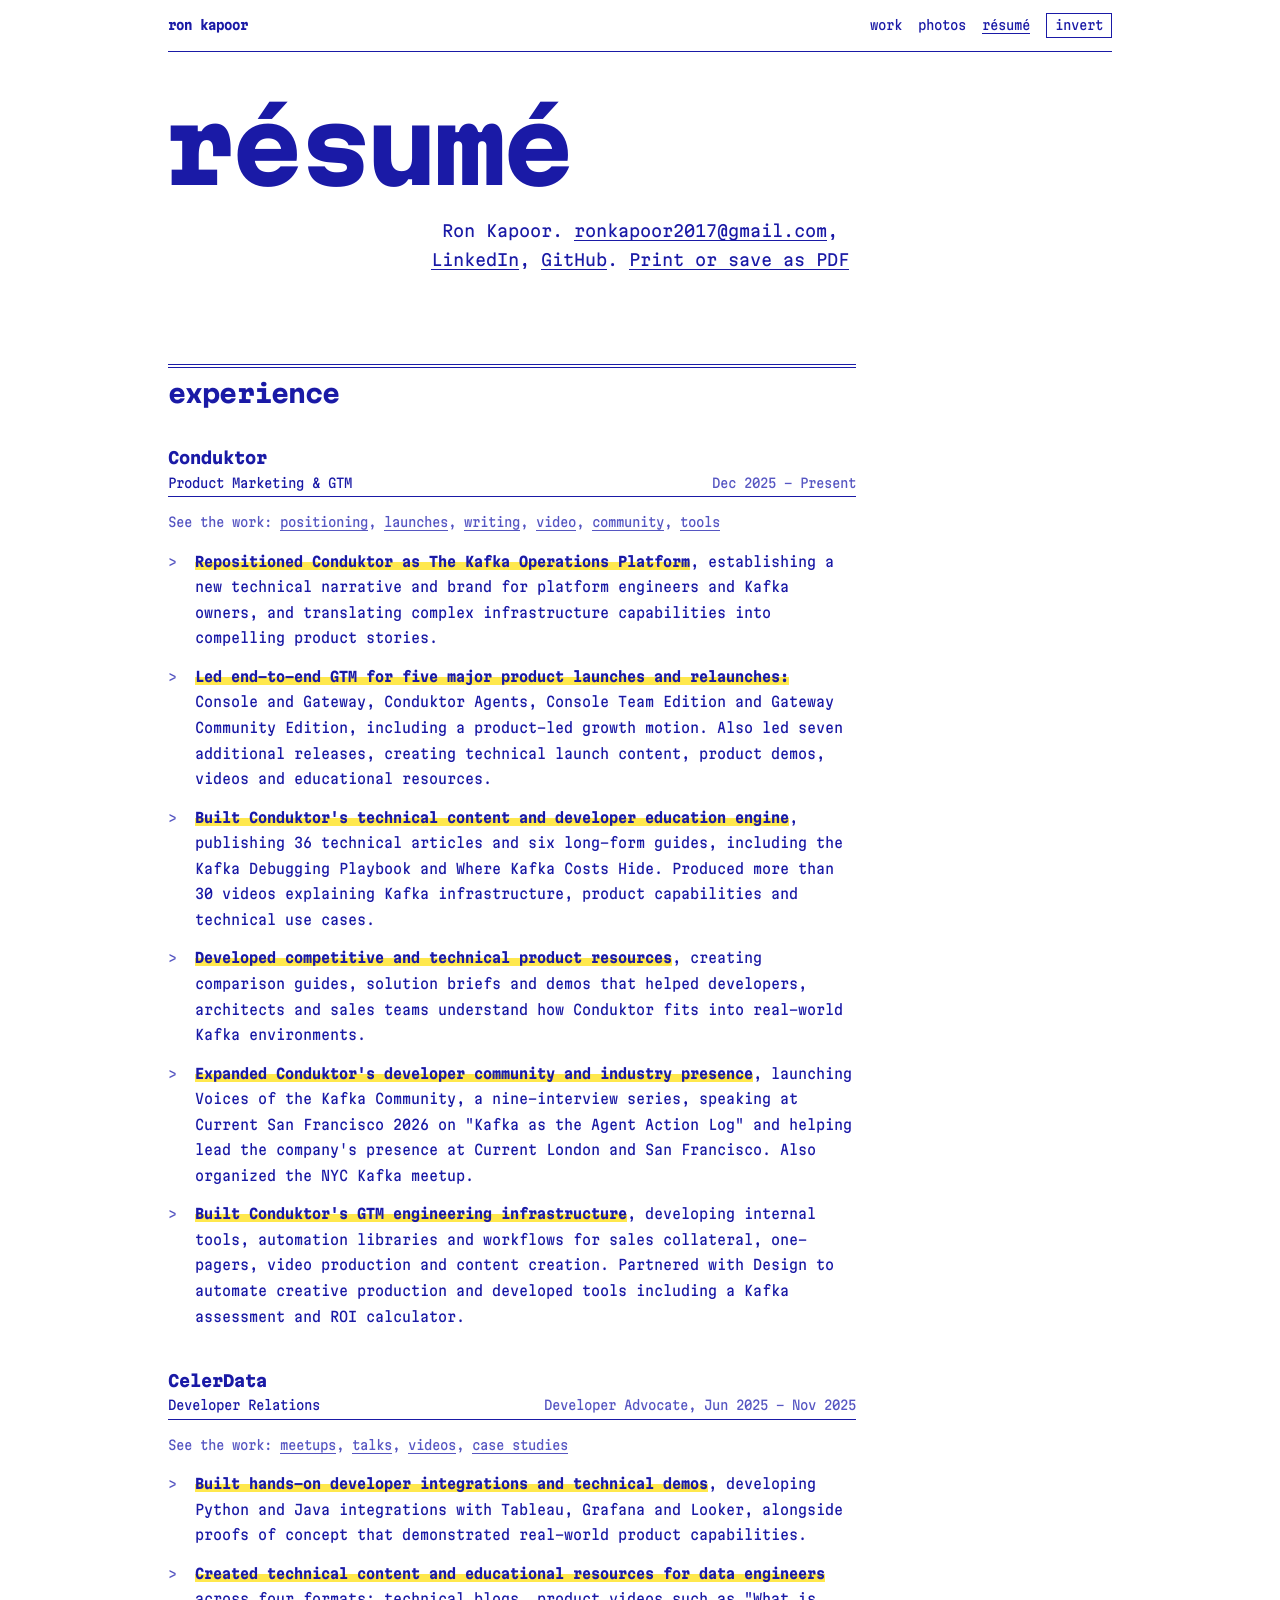
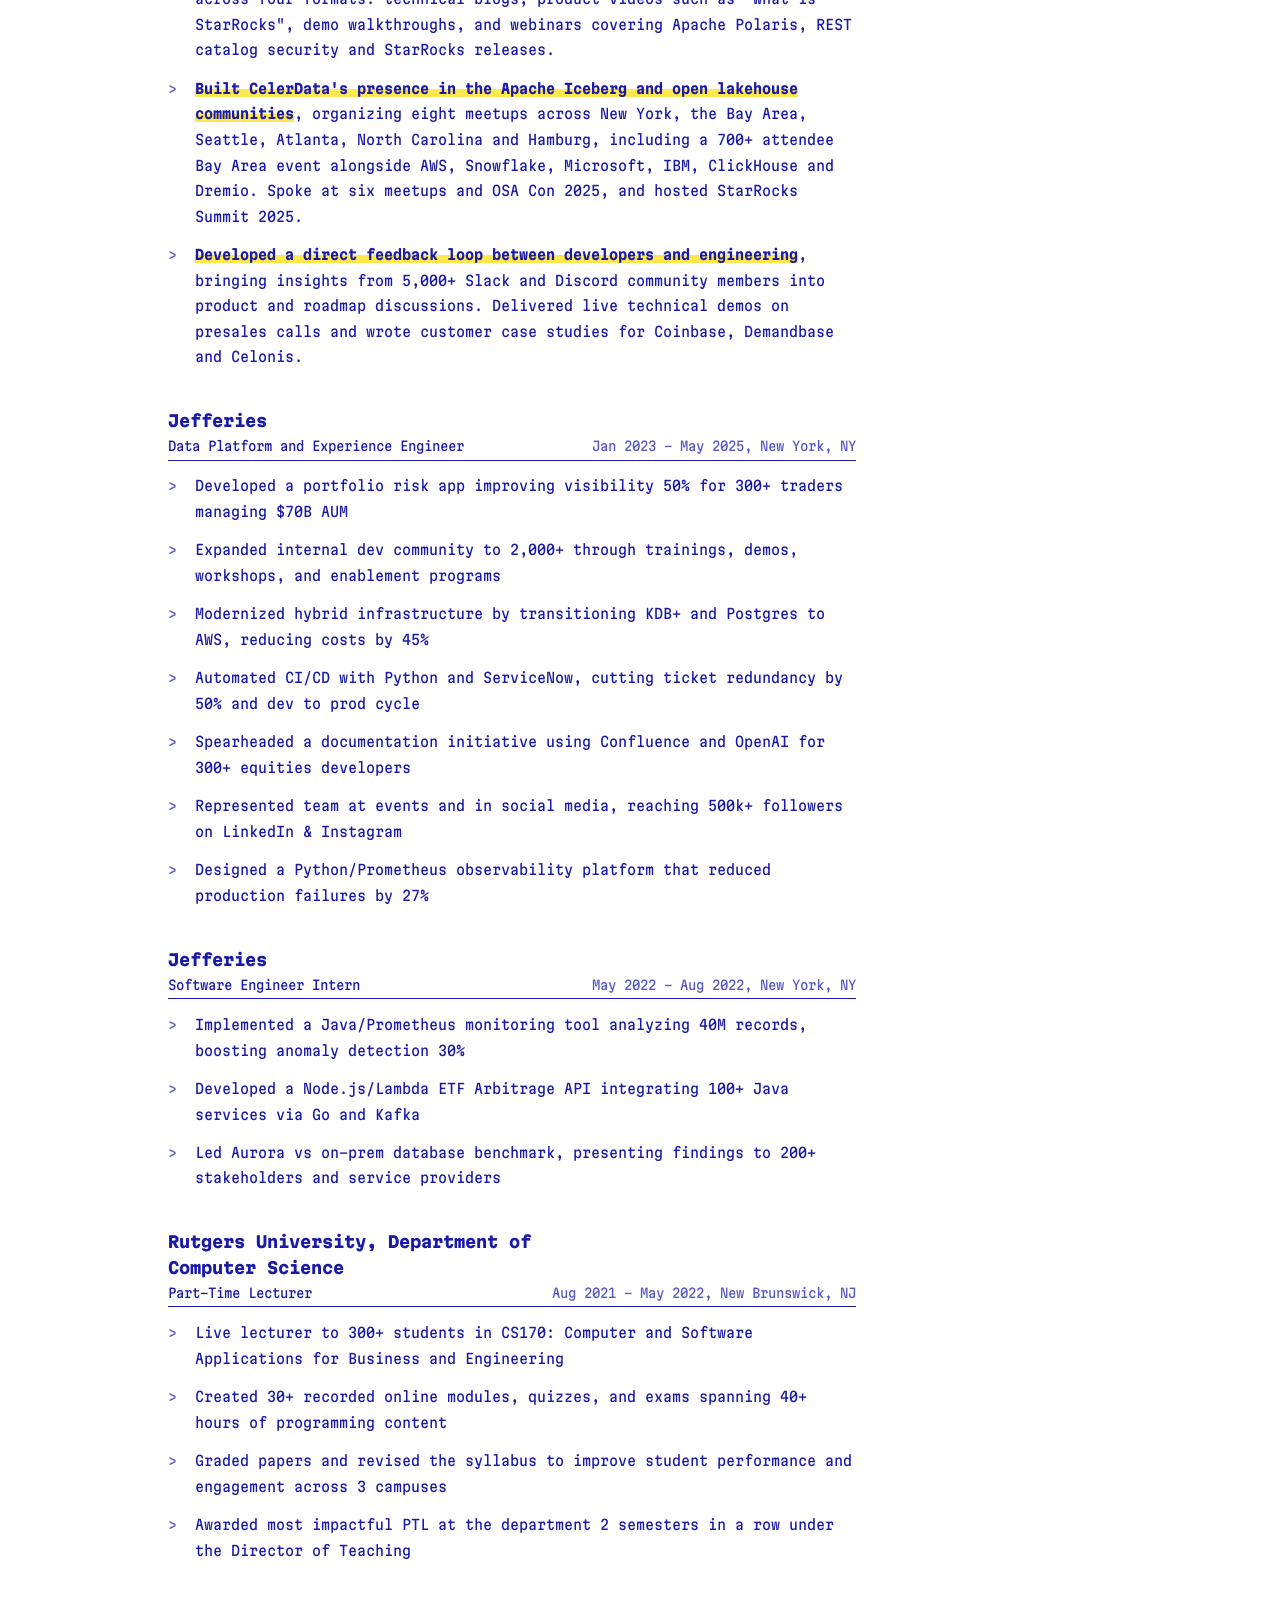
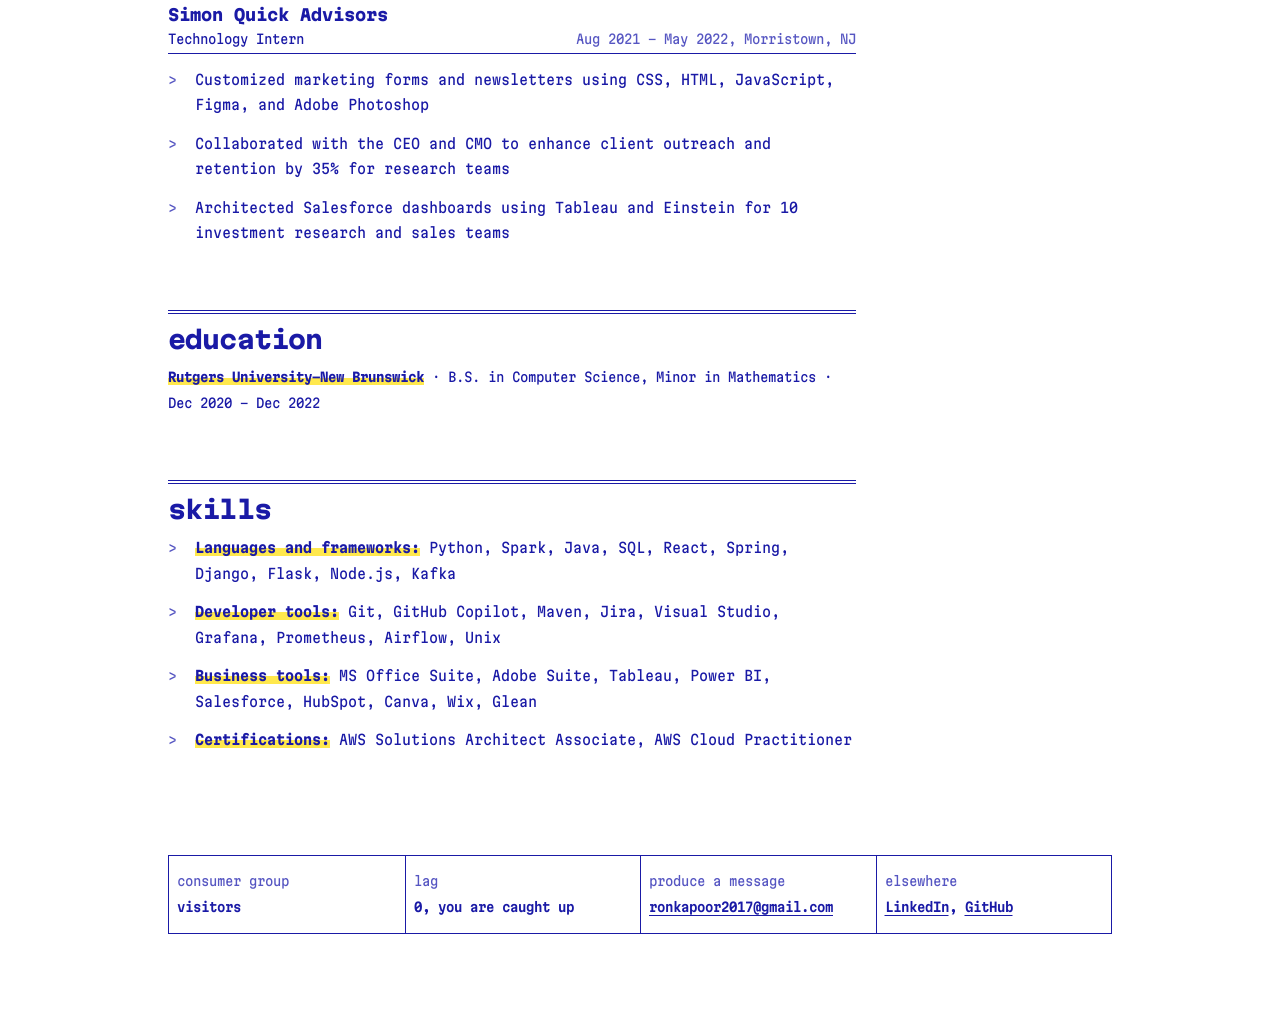
<file: resume.html>
<!doctype html>
<html lang="en">
<head>
<meta charset="utf-8">
<meta name="viewport" content="width=device-width, initial-scale=1">
<title>Ron Kapoor: résumé</title>
<meta name="description" content="Résumé of Ron Kapoor: product marketing and GTM at Conduktor, developer relations at CelerData, data platform engineering at Jefferies.">
<meta name="robots" content="noai, noimageai">
<meta property="og:title" content="Ron Kapoor: résumé">
<meta property="og:description" content="Résumé of Ron Kapoor: product marketing and GTM at Conduktor, developer relations at CelerData, data platform engineering at Jefferies.">
<script>try{var t=localStorage.getItem('theme');if(t)document.documentElement.dataset.theme=t}catch(e){}document.documentElement.classList.add('js')</script>
<link rel="preconnect" href="https://fonts.googleapis.com">
<link rel="preconnect" href="https://fonts.gstatic.com" crossorigin>
<link href="https://fonts.googleapis.com/css2?family=Martian+Mono:wdth,wght@75..112.5,300..800&display=swap" rel="stylesheet">
<link rel="stylesheet" href="style.css">
</head>
<body>
<a class="skip" href="#main">Skip to content</a>
<header class="top">
  <a class="top-name" href="index.html">ron kapoor</a>
  <nav aria-label="Site">
    <a href="index.html#log">work</a>
    <a href="index.html#photos">photos</a>
    <a href="resume.html" aria-current="page">résumé</a>
    <button type="button" class="theme" data-theme-toggle aria-label="Switch between light and dark">invert</button>
  </nav>
</header>
<main id="main">

<section class="hero hero-small">
  <h1 class="name">Résumé</h1>
  <p class="lede">Ron Kapoor. <a href="mailto:ronkapoor2017@gmail.com">ronkapoor2017@gmail.com</a>, <a href="https://www.linkedin.com/in/ron-kapoor" target="_blank" rel="noopener">LinkedIn</a>, <a href="https://github.com/ronkapoor86" target="_blank" rel="noopener">GitHub</a>. <button type="button" class="linklike" data-print>Print or save as PDF</button></p>
</section>
<article class="resume">
<h2>experience</h2>
<header class="job"><h3>Conduktor</h3><p class="job-role">Product Marketing &amp; GTM</p><p class="job-meta">Dec 2025 – Present</p></header>
<p class="job-links">See the work: <a href="index.html#positioning-and-messaging">positioning</a>, <a href="index.html#product-launches">launches</a>, <a href="index.html#technical-writing">writing</a>, <a href="index.html#video-and-demos">video</a>, <a href="index.html#community">community</a>, <a href="index.html#tools-and-automation">tools</a></p>
<ul>
<li><strong>Repositioned Conduktor as The Kafka Operations Platform</strong>, establishing a new technical narrative and brand for platform engineers and Kafka owners, and translating complex infrastructure capabilities into compelling product stories.</li>
<li><strong>Led end-to-end GTM for five major product launches and relaunches:</strong> Console and Gateway, Conduktor Agents, Console Team Edition and Gateway Community Edition, including a product-led growth motion. Also led seven additional releases, creating technical launch content, product demos, videos and educational resources.</li>
<li><strong>Built Conduktor's technical content and developer education engine</strong>, publishing 36 technical articles and six long-form guides, including the Kafka Debugging Playbook and Where Kafka Costs Hide. Produced more than 30 videos explaining Kafka infrastructure, product capabilities and technical use cases.</li>
<li><strong>Developed competitive and technical product resources</strong>, creating comparison guides, solution briefs and demos that helped developers, architects and sales teams understand how Conduktor fits into real-world Kafka environments.</li>
<li><strong>Expanded Conduktor's developer community and industry presence</strong>, launching Voices of the Kafka Community, a nine-interview series, speaking at Current San Francisco 2026 on &quot;Kafka as the Agent Action Log&quot; and helping lead the company's presence at Current London and San Francisco. Also organized the NYC Kafka meetup.</li>
<li><strong>Built Conduktor's GTM engineering infrastructure</strong>, developing internal tools, automation libraries and workflows for sales collateral, one-pagers, video production and content creation. Partnered with Design to automate creative production and developed tools including a Kafka assessment and ROI calculator.</li>
</ul>
<header class="job"><h3>CelerData</h3><p class="job-role">Developer Relations</p><p class="job-meta">Developer Advocate, Jun 2025 – Nov 2025</p></header>
<p class="job-links">See the work: <a href="index.html#community">meetups</a>, <a href="index.html#talks-and-workshops">talks</a>, <a href="index.html#video-and-demos">videos</a>, <a href="index.html#customer-stories">case studies</a></p>
<ul>
<li><strong>Built hands-on developer integrations and technical demos</strong>, developing Python and Java integrations with Tableau, Grafana and Looker, alongside proofs of concept that demonstrated real-world product capabilities.</li>
<li><strong>Created technical content and educational resources for data engineers</strong> across four formats: technical blogs, product videos such as &quot;What is StarRocks&quot;, demo walkthroughs, and webinars covering Apache Polaris, REST catalog security and StarRocks releases.</li>
<li><strong>Built CelerData's presence in the Apache Iceberg and open lakehouse communities</strong>, organizing eight meetups across New York, the Bay Area, Seattle, Atlanta, North Carolina and Hamburg, including a 700+ attendee Bay Area event alongside AWS, Snowflake, Microsoft, IBM, ClickHouse and Dremio. Spoke at six meetups and OSA Con 2025, and hosted StarRocks Summit 2025.</li>
<li><strong>Developed a direct feedback loop between developers and engineering</strong>, bringing insights from 5,000+ Slack and Discord community members into product and roadmap discussions. Delivered live technical demos on presales calls and wrote customer case studies for Coinbase, Demandbase and Celonis.</li>
</ul>
<header class="job"><h3>Jefferies</h3><p class="job-role">Data Platform and Experience Engineer</p><p class="job-meta">Jan 2023 – May 2025, New York, NY</p></header>
<ul>
<li>Developed a portfolio risk app improving visibility 50% for 300+ traders managing $70B AUM</li>
<li>Expanded internal dev community to 2,000+ through trainings, demos, workshops, and enablement programs</li>
<li>Modernized hybrid infrastructure by transitioning KDB+ and Postgres to AWS, reducing costs by 45%</li>
<li>Automated CI/CD with Python and ServiceNow, cutting ticket redundancy by 50% and dev to prod cycle</li>
<li>Spearheaded a documentation initiative using Confluence and OpenAI for 300+ equities developers</li>
<li>Represented team at events and in social media, reaching 500k+ followers on LinkedIn &amp; Instagram</li>
<li>Designed a Python/Prometheus observability platform that reduced production failures by 27%</li>
</ul>
<header class="job"><h3>Jefferies</h3><p class="job-role">Software Engineer Intern</p><p class="job-meta">May 2022 – Aug 2022, New York, NY</p></header>
<ul>
<li>Implemented a Java/Prometheus monitoring tool analyzing 40M records, boosting anomaly detection 30%</li>
<li>Developed a Node.js/Lambda ETF Arbitrage API integrating 100+ Java services via Go and Kafka</li>
<li>Led Aurora vs on-prem database benchmark, presenting findings to 200+ stakeholders and service providers</li>
</ul>
<header class="job"><h3>Rutgers University, Department of Computer Science</h3><p class="job-role">Part-Time Lecturer</p><p class="job-meta">Aug 2021 – May 2022, New Brunswick, NJ</p></header>
<ul>
<li>Live lecturer to 300+ students in CS170: Computer and Software Applications for Business and Engineering</li>
<li>Created 30+ recorded online modules, quizzes, and exams spanning 40+ hours of programming content</li>
<li>Graded papers and revised the syllabus to improve student performance and engagement across 3 campuses</li>
<li>Awarded most impactful PTL at the department 2 semesters in a row under the Director of Teaching</li>
</ul>
<header class="job"><h3>Simon Quick Advisors</h3><p class="job-role">Technology Intern</p><p class="job-meta">Aug 2021 – May 2022, Morristown, NJ</p></header>
<ul>
<li>Customized marketing forms and newsletters using CSS, HTML, JavaScript, Figma, and Adobe Photoshop</li>
<li>Collaborated with the CEO and CMO to enhance client outreach and retention by 35% for research teams</li>
<li>Architected Salesforce dashboards using Tableau and Einstein for 10 investment research and sales teams</li>
</ul>
<h2>education</h2>
<p><strong>Rutgers University–New Brunswick</strong> · B.S. in Computer Science, Minor in Mathematics · Dec 2020 – Dec 2022</p>
<h2>skills</h2>
<ul>
<li><strong>Languages and frameworks:</strong> Python, Spark, Java, SQL, React, Spring, Django, Flask, Node.js, Kafka</li>
<li><strong>Developer tools:</strong> Git, GitHub Copilot, Maven, Jira, Visual Studio, Grafana, Prometheus, Airflow, Unix</li>
<li><strong>Business tools:</strong> MS Office Suite, Adobe Suite, Tableau, Power BI, Salesforce, HubSpot, Canva, Wix, Glean</li>
<li><strong>Certifications:</strong> AWS Solutions Architect Associate, AWS Cloud Practitioner</li>
</ul>

</article>

</main>
<footer class="foot">
  <dl class="status">
    <div><dt>consumer group</dt><dd>visitors</dd></div>
    <div><dt>lag</dt><dd>0, you are caught up</dd></div>
    <div><dt>produce a message</dt><dd><a href="mailto:ronkapoor2017@gmail.com">ronkapoor2017@gmail.com</a></dd></div>
    <div><dt>elsewhere</dt><dd><a href="https://www.linkedin.com/in/ron-kapoor" target="_blank" rel="noopener">LinkedIn</a>, <a href="https://github.com/ronkapoor86" target="_blank" rel="noopener">GitHub</a></dd></div>
  </dl>
</footer>
<script src="app.js" defer></script>
</body>
</html>
</file>
<file: style.css>
/* One ink on paper. Martian Mono throughout; width and weight carry the hierarchy. */
:root {
  --paper: #ffffff;
  --ink: #1a1aa6;
  --dim: #5656c2;
  --mark: #ffe84d;
  --on-mark: #12126e;
  --hot: #ff4a1c;
  --line: 1.6rem;
  --pad: 2ch;
  color-scheme: light;
}
@media (prefers-color-scheme: dark) {
  :root:not([data-theme="light"]) {
    --paper: #0b0b45; --ink: #e4e6ff; --dim: #a4a7ea; --on-mark: #0b0b45; color-scheme: dark;
  }
}
:root[data-theme="dark"] {
  --paper: #0b0b45; --ink: #e4e6ff; --dim: #a4a7ea; --on-mark: #0b0b45; color-scheme: dark;
}

*, *::before, *::after { box-sizing: border-box; }
html { font-size: 16px; -webkit-text-size-adjust: 100%; scroll-behavior: smooth; scroll-padding-top: 5rem; }
body {
  margin: 0;
  background: var(--paper);
  color: var(--ink);
  font-family: "Martian Mono", ui-monospace, "SF Mono", Menlo, Consolas, monospace;
  font-size: 0.8125rem;
  font-stretch: 87.5%;
  font-weight: 400;
  line-height: var(--line);
  font-variant-ligatures: none;
  -webkit-font-smoothing: antialiased;
}
main, .top, .foot { width: min(118ch, 100% - 2 * var(--pad)); margin-inline: auto; }
h1, h2, h3, p, ol, ul, dl, dd, figure { margin: 0; padding: 0; }
ol, ul { list-style: none; }
a { color: inherit; text-decoration: underline; text-decoration-thickness: 1px; text-underline-offset: 0.2em; }
a:hover { background: var(--mark); color: var(--on-mark); text-decoration: none; }
:focus-visible { outline: 2px solid var(--hot); outline-offset: 2px; }
::selection { background: var(--mark); color: var(--on-mark); }
button { font: inherit; color: inherit; background: none; border: 1px solid var(--ink); padding: 0 1ch; line-height: calc(var(--line) - 2px); cursor: pointer; border-radius: 0; }
button:hover { background: var(--mark); color: var(--on-mark); }
button[aria-pressed="true"] { background: var(--ink); color: var(--paper); }
.skip { position: absolute; left: -999rem; }
.skip:focus { left: var(--pad); top: 0.5rem; background: var(--mark); color: var(--on-mark); padding: 0 1ch; z-index: 10; }

/* Top bar */
.top { display: flex; justify-content: space-between; align-items: center; gap: 2ch; padding-block: calc(var(--line) / 2); border-bottom: 1px solid var(--ink); }
.top-name { font-weight: 700; text-decoration: none; }
.top nav { display: flex; gap: 2ch; align-items: center; flex-wrap: wrap; justify-content: flex-end; }
.top nav a { text-decoration: none; }
.top nav a[aria-current="page"] { text-decoration: underline; }

/* Hero */
.hero { padding-top: calc(var(--line) * 2); }
.name {
  font-size: clamp(2.5rem, 11.6vw, 8.6rem);
  font-stretch: 112.5%;
  font-weight: 800;
  line-height: 0.92;
  letter-spacing: -0.045em;
  text-transform: lowercase;
  margin-left: -0.05em;
  white-space: nowrap;
}
.lede { max-width: 62ch; margin-top: var(--line); font-size: 1rem; line-height: calc(var(--line) * 1.125); font-stretch: 100%; text-wrap: balance; }
.tail { margin-top: calc(var(--line) * 1.5); border: 1px solid var(--ink); padding: calc(var(--line) / 2) var(--pad); overflow: hidden; }
.tail-cmd { color: var(--dim); }
.tail-out { white-space: pre; overflow: hidden; text-overflow: ellipsis; font-weight: 600; }
.cursor { display: inline-block; width: 1ch; height: 1.05em; margin-left: 0.4ch; background: var(--hot); vertical-align: -0.15em; animation: blink 1.1s steps(1) infinite; }
@keyframes blink { 50% { opacity: 0; } }

.chops { width: min(100%, 72ch); margin: var(--line) auto 0; }
.chops video { aspect-ratio: 352 / 200; background: var(--ink); }
.chops figcaption { display: block; text-align: center; }
.chops .frame-cap, .chops .frame-no { display: block; }
.hero .lede { margin-inline: auto; text-align: center; }

/* Log strip: one cell per topic, echoing a partition of segments */
.strip { display: grid; grid-template-columns: repeat(8, 1fr); margin-top: -1px; border: 1px solid var(--ink); }
.cell { display: flex; flex-direction: column; justify-content: space-between; gap: var(--line); min-height: calc(var(--line) * 5); padding: calc(var(--line) / 2) 1ch; text-decoration: none; border-left: 1px solid var(--ink); }
.cell:first-child { border-left: 0; }
.strip .cell:first-child { background: var(--mark); color: var(--on-mark); }
.cell-n { font-size: 1.75rem; font-weight: 800; font-stretch: 112.5%; letter-spacing: -0.04em; }
.cell-name { font-size: 0.72rem; line-height: 1.25rem; font-stretch: 75%; }
.cell:hover { background: var(--ink); color: var(--paper); }

/* About */
.about { display: grid; grid-template-columns: minmax(0, 5fr) minmax(0, 7fr); gap: calc(var(--line) * 2) 6ch; padding-block: calc(var(--line) * 3) calc(var(--line) * 1); }
.meta > div { display: grid; grid-template-columns: 10ch 1fr; gap: 1ch; padding-block: calc(var(--line) / 4); border-top: 1px solid var(--ink); }
.meta > div:last-child { border-bottom: 1px solid var(--ink); }
.meta dt { color: var(--dim); }
.meta dd { overflow-wrap: anywhere; }
.prose p { max-width: 68ch; font-size: 0.875rem; }
.prose p + p { margin-top: var(--line); }

/* Start here */
.start { padding-block: calc(var(--line) * 2) calc(var(--line) * 3); }
.picks { margin-top: calc(var(--line) * 1.5); border-top: 1px solid var(--ink); }
.picks { list-style: none; padding: 0; }
.pick { display: grid; grid-template-columns: 3ch minmax(0, 1fr) auto; column-gap: 2ch; padding-block: calc(var(--line) / 2); border-bottom: 1px dotted var(--dim); }
.pick-n { color: var(--dim); }
.pick-main a { font-weight: 700; font-size: 1.1rem; }
.pick-note { display: block; color: var(--dim); max-width: 68ch; }
.pick-topic { color: var(--dim); text-decoration: none; white-space: nowrap; }
.pick-topic:hover { color: var(--on-mark); }
@media (max-width: 48rem) { .pick { grid-template-columns: 3ch minmax(0, 1fr); } .pick-topic { grid-column: 2; } }

/* Filter bar */
.filter { position: sticky; top: 0; z-index: 5; display: flex; flex-wrap: wrap; align-items: center; gap: calc(var(--line) / 4) 2ch; padding: calc(var(--line) / 2) var(--pad); margin-inline: calc(-1 * var(--pad)); background: var(--ink); color: var(--paper); }
.filter label { font-weight: 700; }
.filter input { flex: 1 1 28ch; min-width: 0; font: inherit; color: inherit; background: transparent; border: 0; border-bottom: 1px solid currentColor; border-radius: 0; padding: 0; line-height: var(--line); }
.filter input::placeholder { color: inherit; opacity: 0.6; }
.filter input:focus-visible { outline: 0; border-bottom-color: var(--mark); box-shadow: 0 2px 0 var(--mark); }
.who { display: flex; }
.who button { border-color: var(--paper); margin-left: -1px; }
.who button[aria-pressed="true"] { background: var(--mark); color: var(--on-mark); }
.count { white-space: nowrap; }
.empty { padding-block: calc(var(--line) * 2); }

/* Topics */
.topic, .photos { padding-top: calc(var(--line) * 3); }
.topic-head { display: flex; justify-content: space-between; align-items: baseline; gap: 2ch; border-top: 4px double var(--ink); padding-top: calc(var(--line) / 2); }
.topic-head h2 { font-size: clamp(1.15rem, 3.4vw, 2rem); font-stretch: 112.5%; font-weight: 800; letter-spacing: -0.035em; line-height: 1.15; overflow-wrap: anywhere; }
.topic-n { white-space: nowrap; color: var(--dim); }
.topic-blurb { max-width: 68ch; margin-top: calc(var(--line) / 2); }
.part { margin-top: calc(var(--line) * 1.5); }
.part-head { display: flex; gap: 2ch; align-items: baseline; font-size: inherit; font-weight: 400; color: var(--dim); border-bottom: 1px solid var(--ink); }
.part-name { color: var(--ink); font-weight: 700; }
.part-n { margin-left: auto; white-space: nowrap; }

.rec { display: grid; grid-template-columns: 11ch minmax(0, 1fr) 10ch; column-gap: 2ch; padding-block: calc(var(--line) / 4); border-bottom: 1px dotted var(--dim); }
.rec:hover { background: var(--mark); color: var(--on-mark); }
.rec:hover a { background: none; }
.rec:hover .rec-note, .rec:hover .rec-co, .rec:hover .rec-date { color: inherit; }
.topic-nodate .rec { grid-template-columns: minmax(0, 1fr) 10ch; }
.topic-nodate .rec-date { display: none; }
.rec-date { color: var(--dim); }
.rec-co { color: var(--dim); }
.rec-co { text-align: right; }
.rec-main a, .rec-main > span:first-child { font-weight: 600; }
.rec-note { display: block; color: var(--dim); max-width: 78ch; }
.js .rec[data-more] { display: none; }
.js .part[data-open] .rec[data-more], .js .log[data-filtering] .rec[data-more] { display: grid; }
.js .rec[hidden], .js .part[hidden], .js .topic[hidden] { display: none !important; }
.more { margin-top: calc(var(--line) / 2); }
.log[data-filtering] .more { display: none; }
html:not(.js) .more, html:not(.js) .filter { display: none; }

/* Photos: a contact sheet in one ink */
.sheet { columns: 3 30ch; column-gap: 2ch; margin-top: calc(var(--line) * 1.5); }
.frame { break-inside: avoid; margin-bottom: var(--line); border: 1px solid var(--ink); }
.frame-img { display: block; background: #1a1aa6; text-decoration: none; }
.frame-img:hover { background: #1a1aa6; }
.frame img, .frame video { display: block; width: 100%; height: auto; }
.frame img { filter: grayscale(1) contrast(1.15); mix-blend-mode: screen; }
.frame-img:hover img, .frame-img:focus-visible img { filter: none; mix-blend-mode: normal; }
@media (hover: none) { .frame img { filter: none; mix-blend-mode: normal; } }
.frame figcaption { display: grid; grid-template-columns: auto 1fr; column-gap: 2ch; padding: calc(var(--line) / 4) 1ch; border-top: 1px solid var(--ink); font-size: 0.75rem; line-height: 1.35rem; }
.frame time { color: var(--dim); text-align: right; }
.frame-no { color: var(--dim); }
.frame-cap { grid-column: 1 / -1; font-weight: 600; }

/* Footer */
.foot { margin-top: calc(var(--line) * 4); padding-bottom: calc(var(--line) * 3); }
.status { display: grid; grid-template-columns: repeat(4, 1fr); border: 1px solid var(--ink); }
.status > div { padding: calc(var(--line) / 2) 1ch; border-left: 1px solid var(--ink); min-width: 0; }
.status > div:first-child { border-left: 0; }
.status dt { color: var(--dim); }
.status dd { font-weight: 600; overflow-wrap: anywhere; }

/* Résumé */
.hero-small .name { font-size: clamp(2.5rem, 9vw, 6rem); }
.linklike { border: 0; padding: 0; text-decoration: underline; text-underline-offset: 0.2em; line-height: inherit; }
.resume { max-width: 86ch; padding-top: var(--line); }
.resume h2 { font-size: 1.5rem; font-stretch: 112.5%; font-weight: 800; letter-spacing: -0.035em; border-top: 4px double var(--ink); padding-top: calc(var(--line) / 2); margin-top: calc(var(--line) * 2.5); }
.job { display: grid; grid-template-columns: 1fr auto; column-gap: 2ch; align-items: baseline; margin-top: calc(var(--line) * 1.5); border-bottom: 1px solid var(--ink); }
.job h3 { font-size: 1rem; font-weight: 800; font-stretch: 100%; }
.job-role { grid-column: 1; }
.job-meta { grid-row: 1 / span 2; grid-column: 2; color: var(--dim); text-align: right; align-self: end; }
.job-links { color: var(--dim); margin-top: calc(var(--line) / 4); }
.resume ul { margin-top: calc(var(--line) / 2); }
.resume li { position: relative; padding-left: 3ch; margin-top: calc(var(--line) / 2); font-size: 0.875rem; }
.resume li::before { content: ">"; position: absolute; left: 0; color: var(--dim); }
.resume strong { font-weight: 700; background: linear-gradient(transparent 55%, var(--mark) 55%); }
:root[data-theme="dark"] .resume strong { background: none; color: var(--mark); }
@media (prefers-color-scheme: dark) { :root:not([data-theme="light"]) .resume strong { background: none; color: var(--mark); } }
.resume > p { margin-top: calc(var(--line) / 2); }

/* Small screens */
@media (max-width: 62rem) {
  .rec { grid-template-columns: 11ch minmax(0, 1fr); }
  .topic-nodate .rec { grid-template-columns: minmax(0, 1fr); }
  .rec-co { display: none; }
  .about { grid-template-columns: 1fr; }
  .strip { grid-template-columns: repeat(4, 1fr); }
  .cell:nth-child(5) { border-left: 0; }
  .cell:nth-child(n+5) { border-top: 1px solid var(--ink); }
  .status { grid-template-columns: 1fr 1fr; }
  .status > div:nth-child(3) { border-left: 0; }
  .status > div:nth-child(n+3) { border-top: 1px solid var(--ink); }
}
@media (max-width: 36rem) {
  :root { --pad: 16px; }
  .rec { grid-template-columns: minmax(0, 1fr); }
  .strip { grid-template-columns: repeat(2, 1fr); }
  .cell { min-height: calc(var(--line) * 4); }
  .cell:nth-child(odd) { border-left: 0; }
  .cell:nth-child(n+3) { border-top: 1px solid var(--ink); }
  .status { grid-template-columns: 1fr; }
  .status > div { border-left: 0; }
  .status > div + div { border-top: 1px solid var(--ink); }
  .job { grid-template-columns: 1fr; }
  .job-meta { grid-row: auto; grid-column: 1; text-align: left; }
  .part-id { display: none; }
  .tail-out { white-space: normal; }
}
@media (prefers-reduced-motion: reduce) {
  html { scroll-behavior: auto; }
  .cursor { animation: none; }
}
@media print {
  .top nav, .foot, .linklike, .job-links { display: none; }
  body { font-size: 9pt; color: #000; background: #fff; }
  .resume strong { background: none; }
}
</file>
